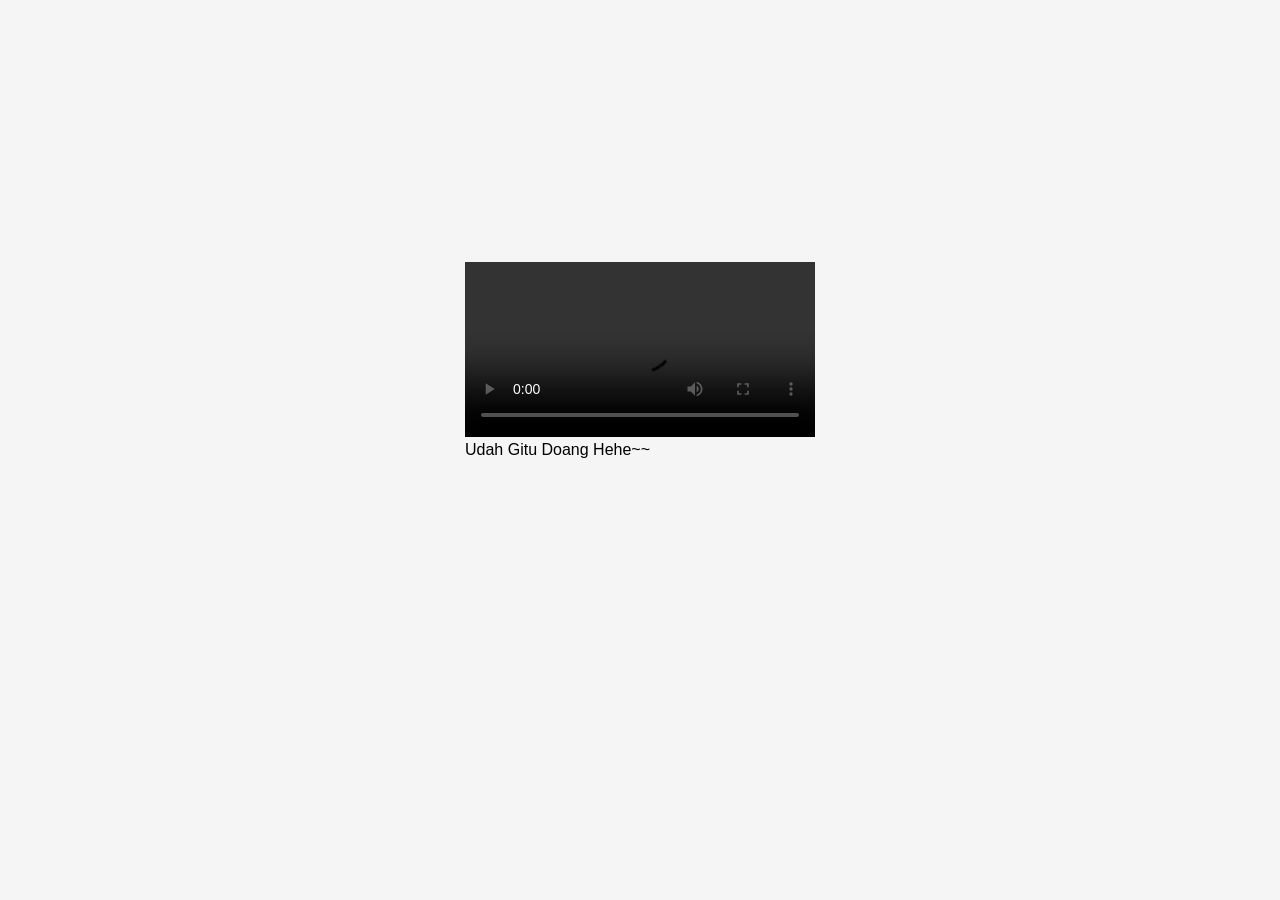
<file: dashboard.html>
<!DOCTYPE html>
<html lang="en">
<head>
  <meta charset="UTF-8">
  <meta name="viewport" content="width=device-width, initial-scale=1.0">
  <meta http-equiv="X-UA-Compatible" content="ie=edge">
  <link rel="stylesheet" href="style.css">
  <script src="main.js"></script>
  <title>Beranda || WWW.MALAS.COM</title>
</head>
<body class="bg2">
  <div class="bg2">
    <div>
      <articel class="articel">
        <video width="350" controls>
          <source src="kurukuru.mp4" type="video/mp4">
        </video>
              <p class="p">Udah Gitu Doang Hehe~~</p>
      </articel>
    </div>
  </div>
</body>
</html>
</file>
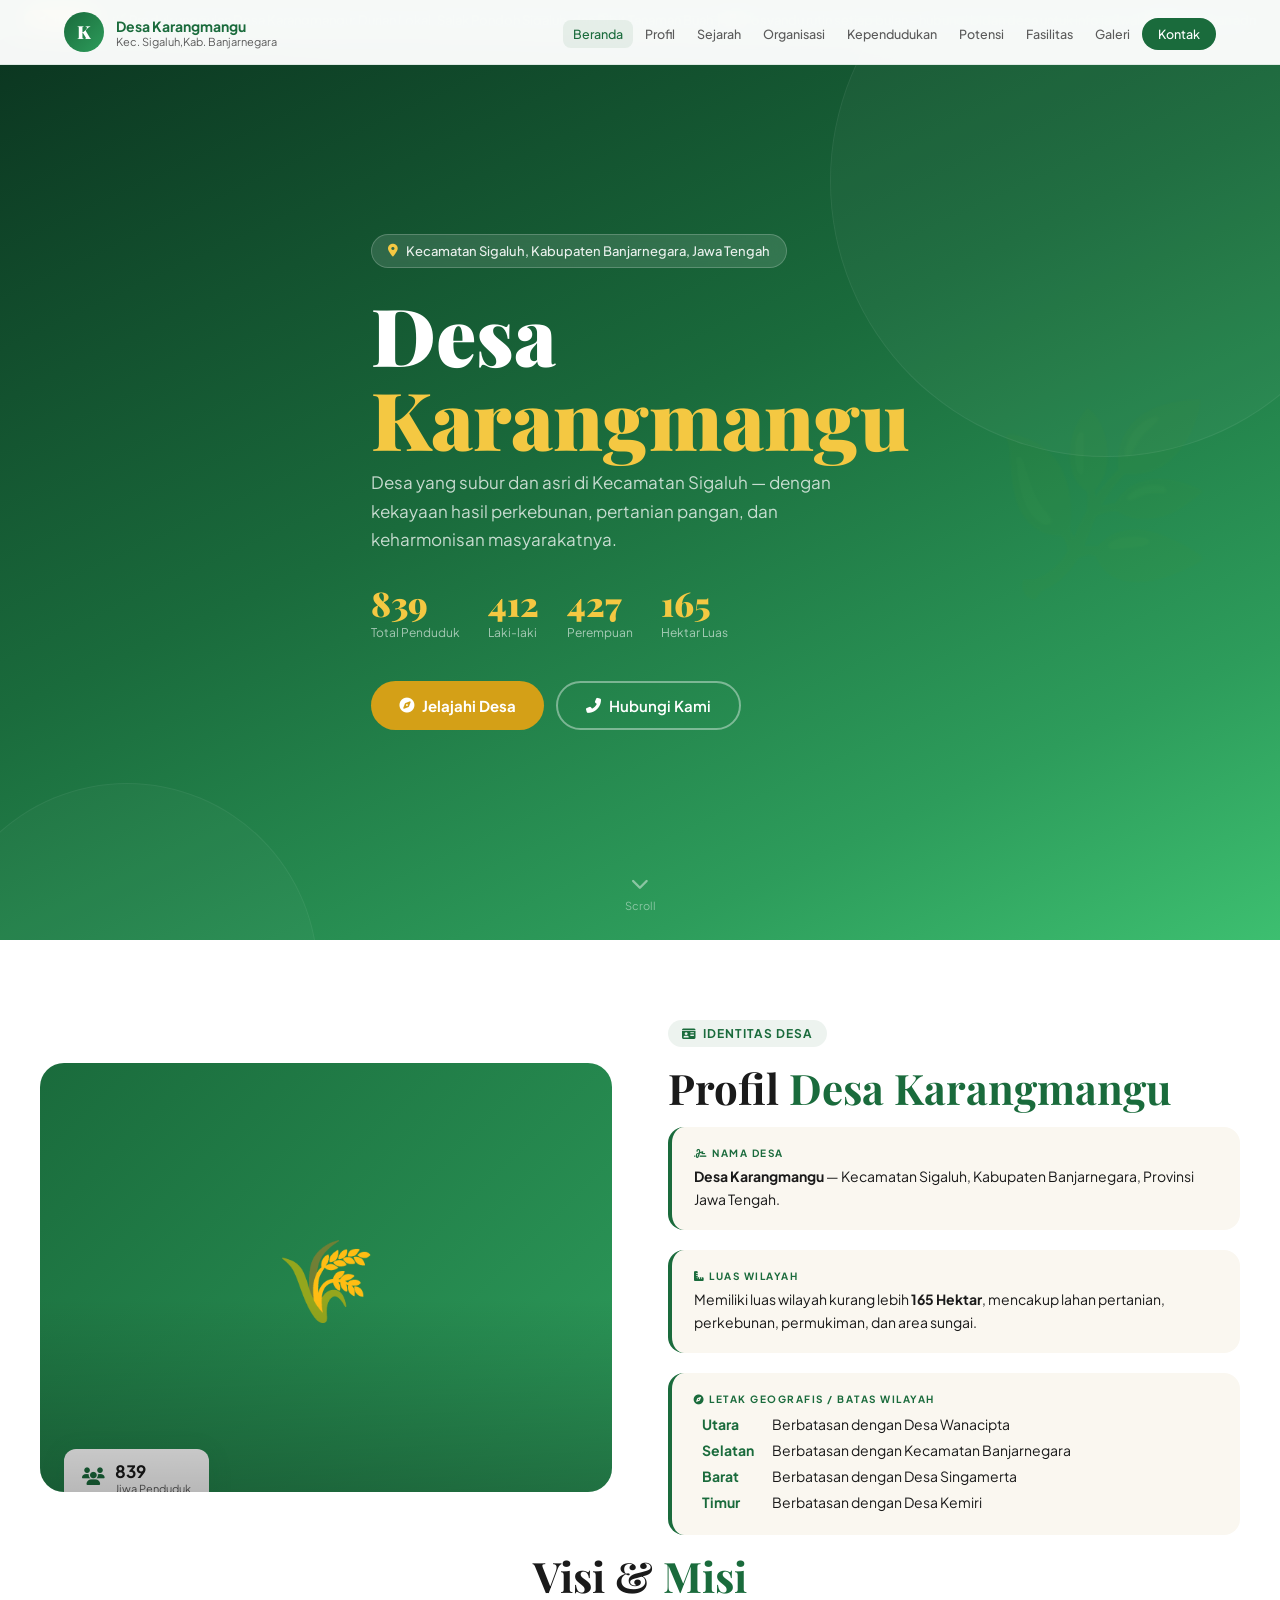
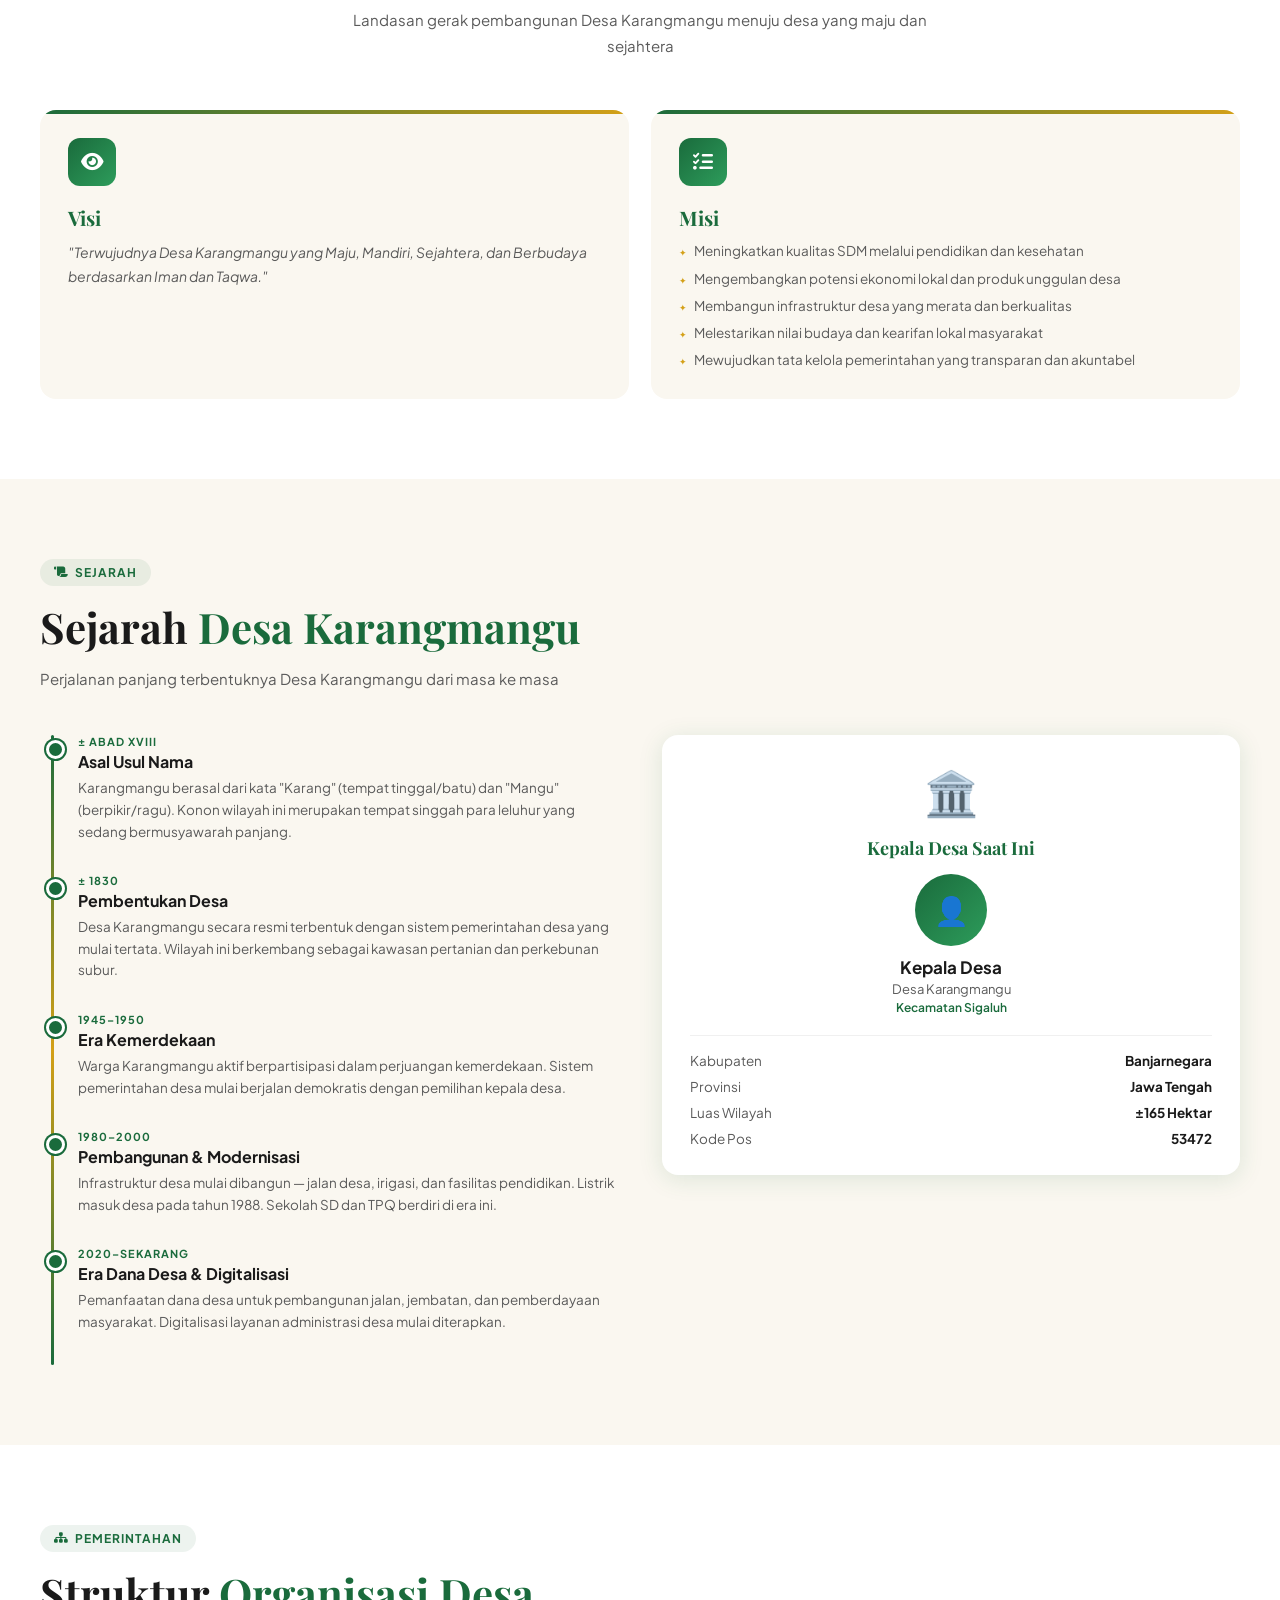
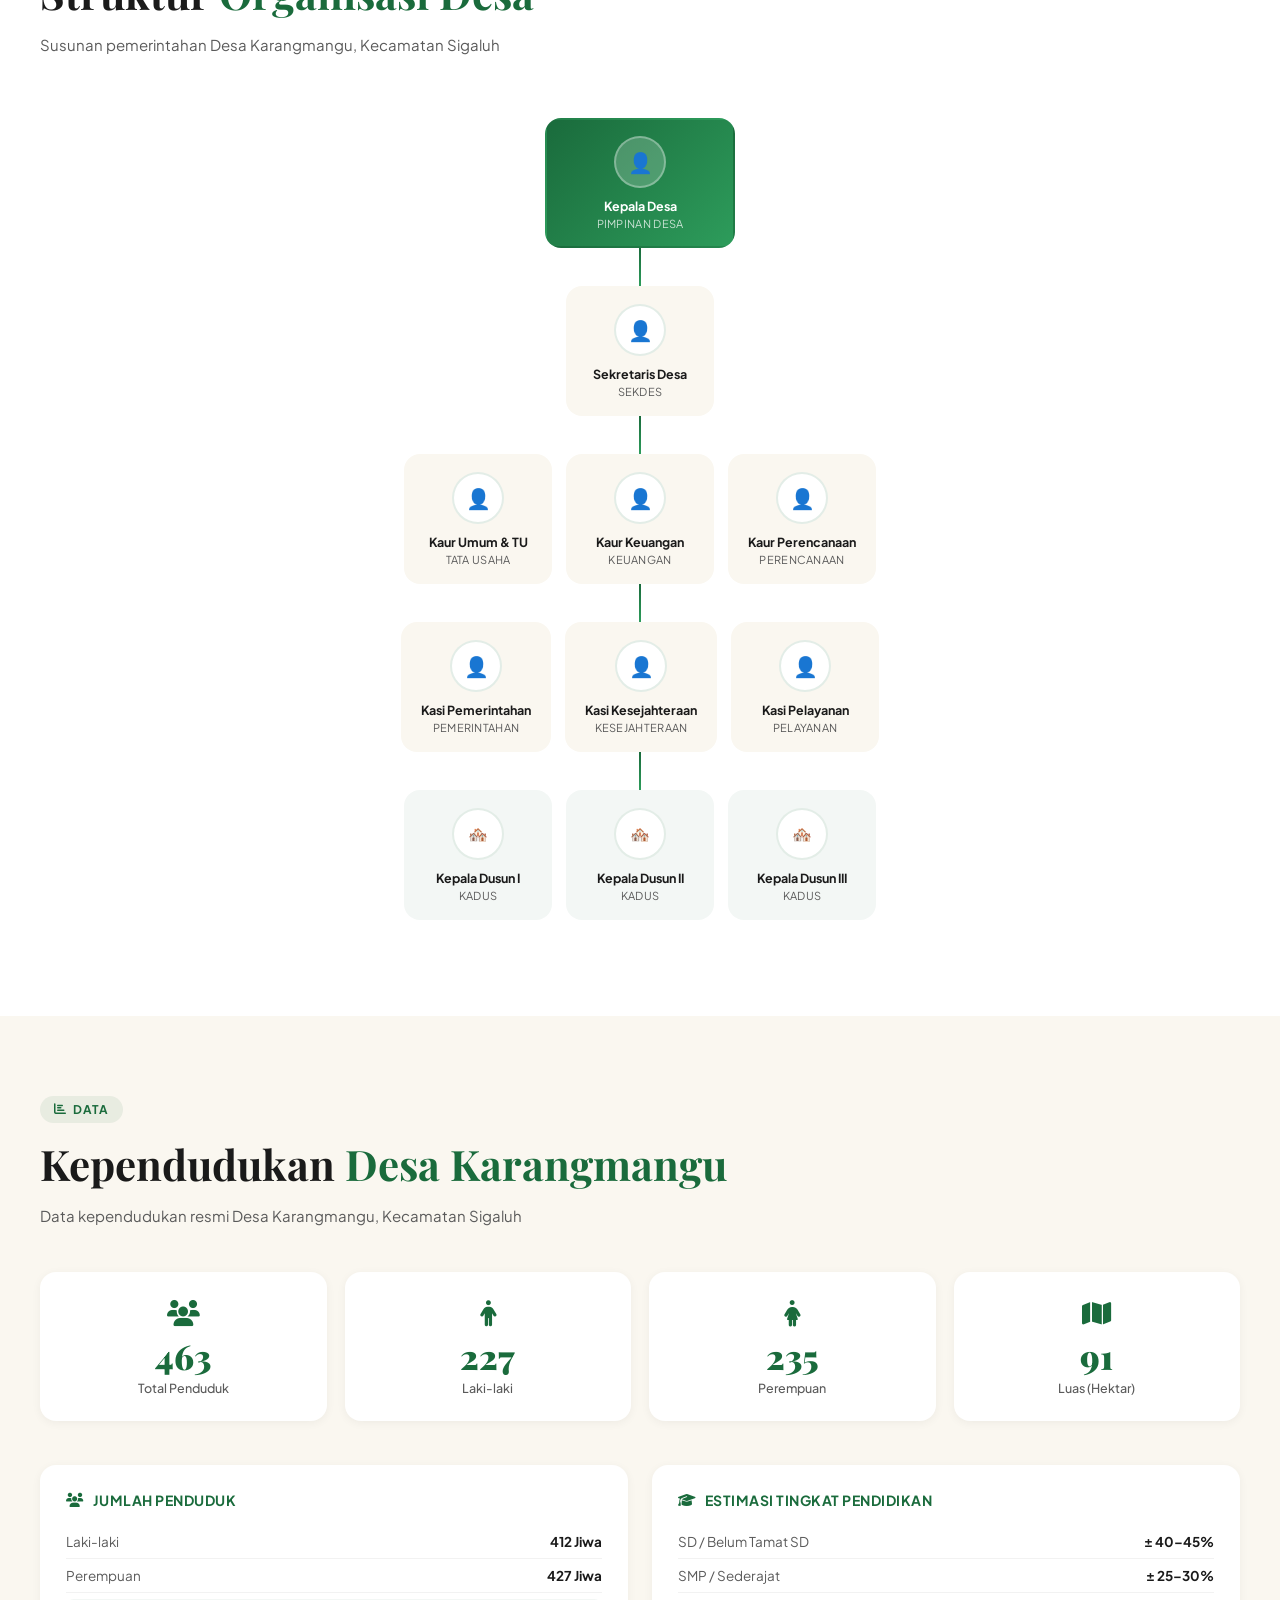
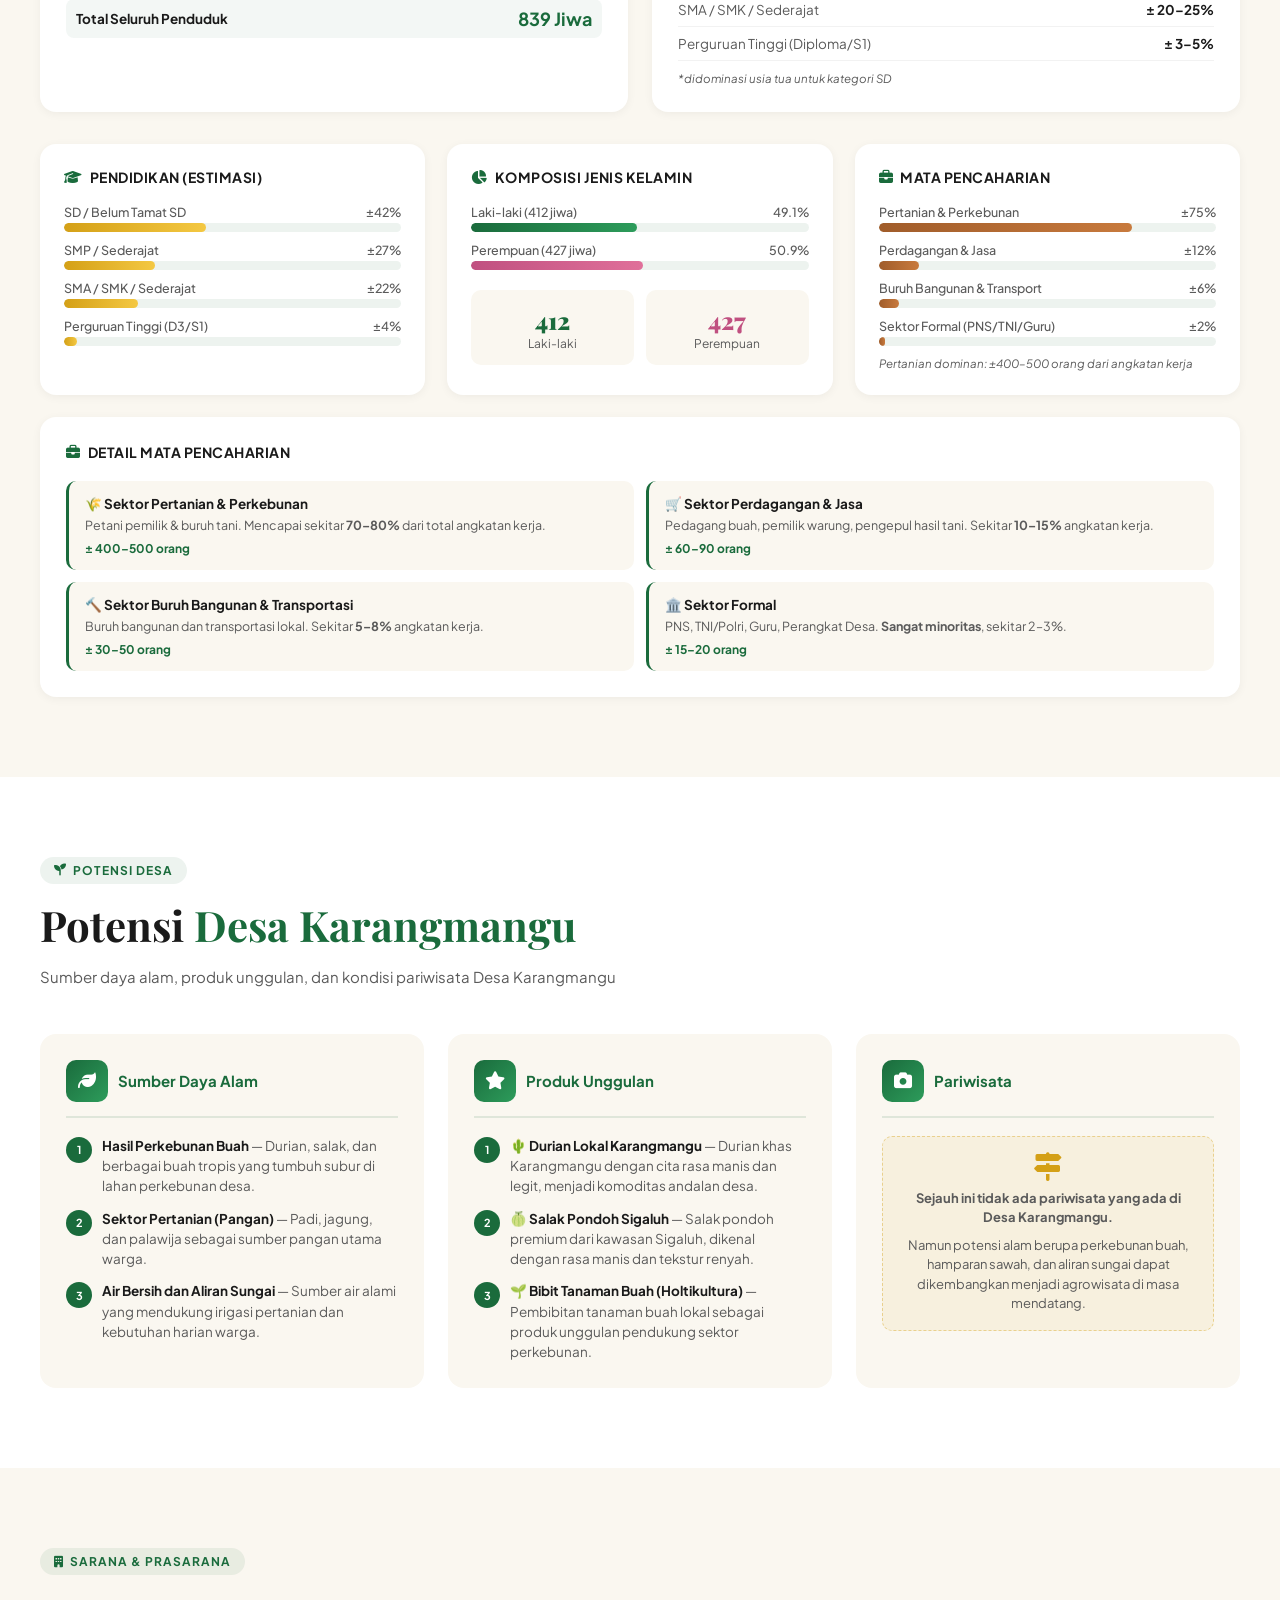
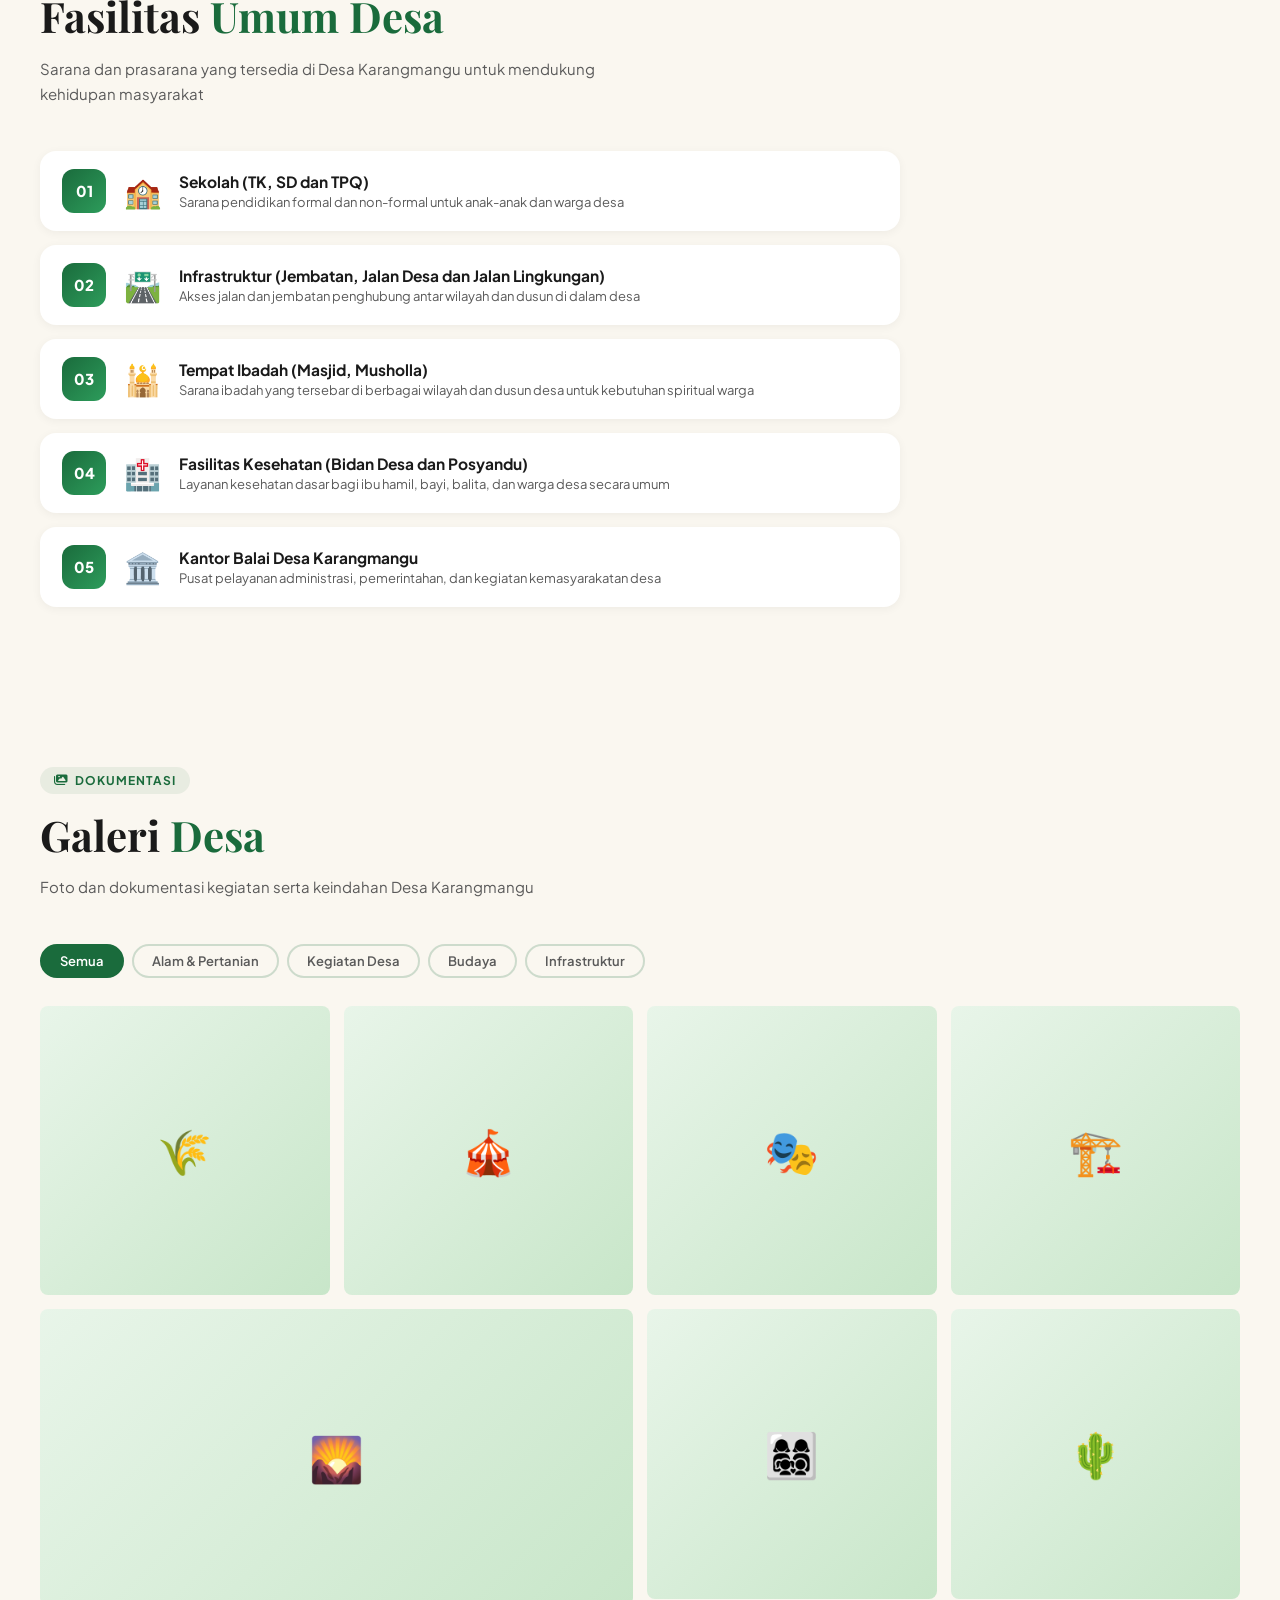
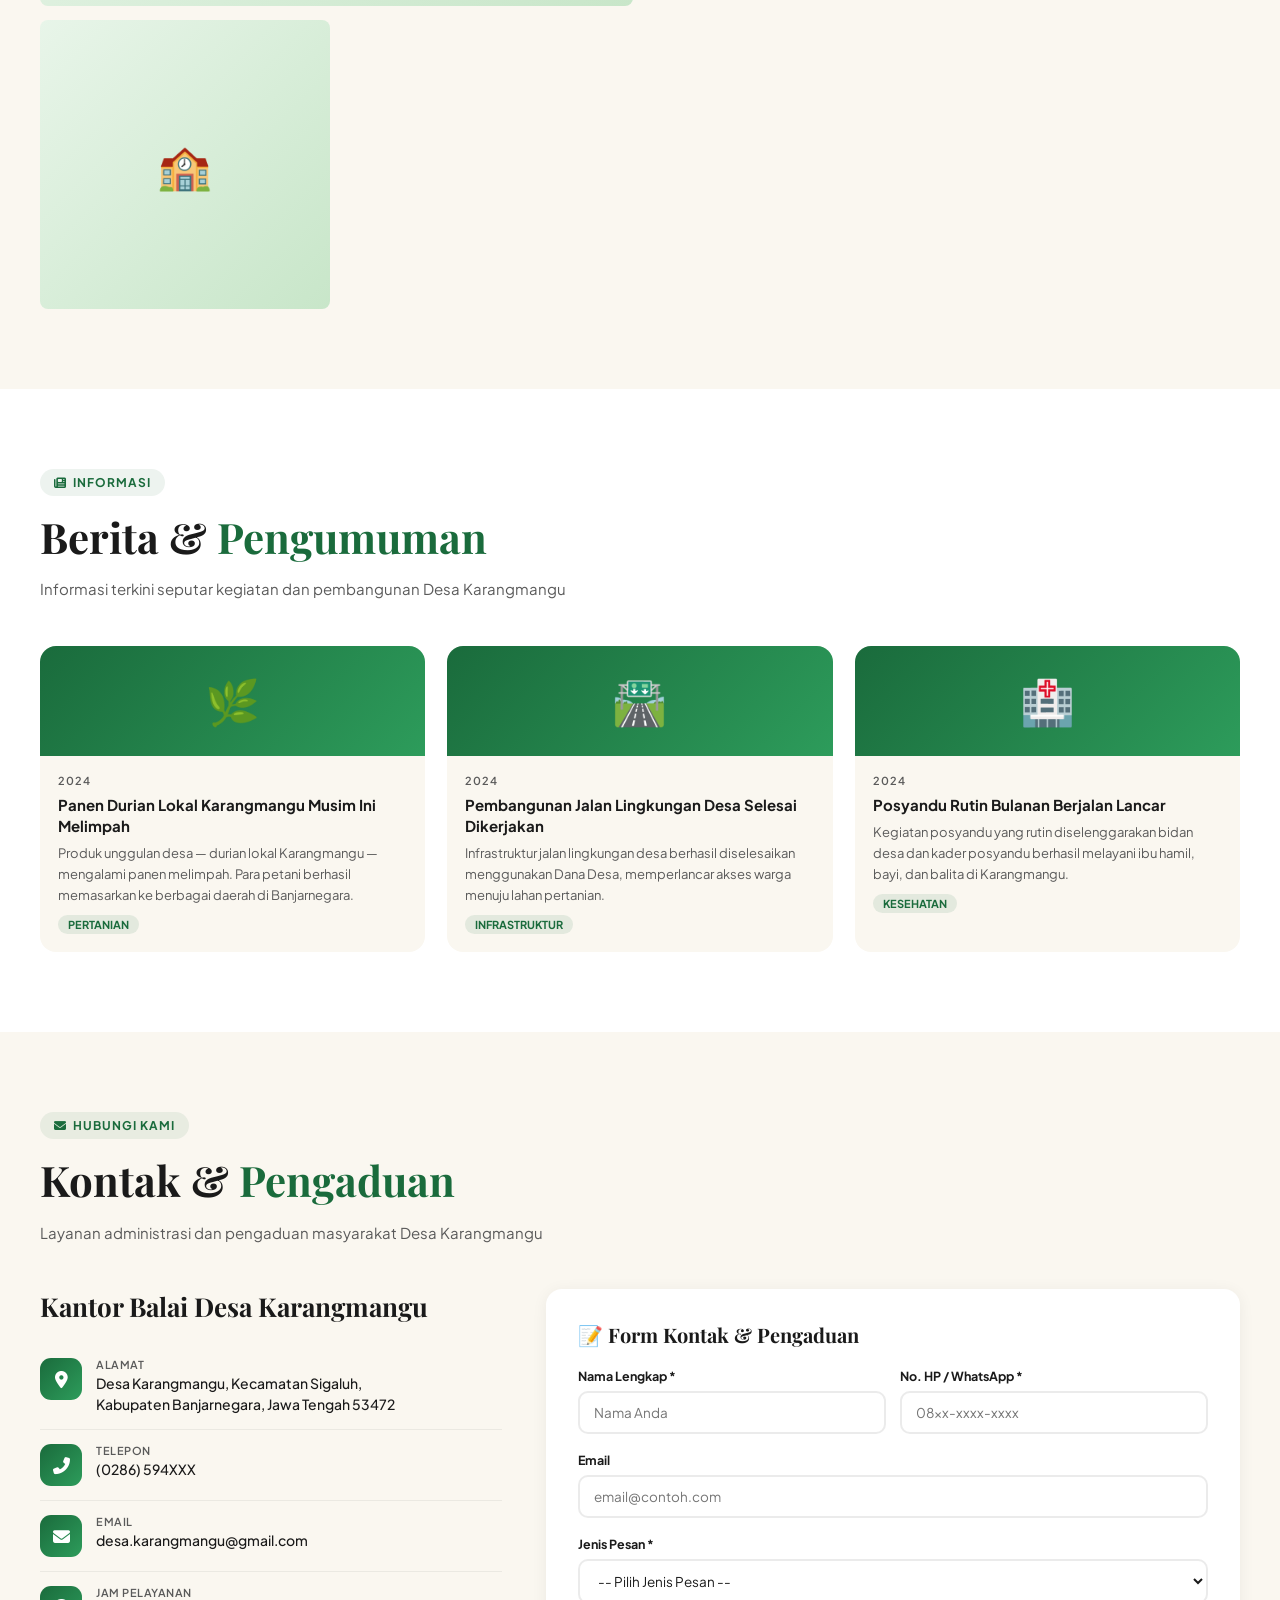
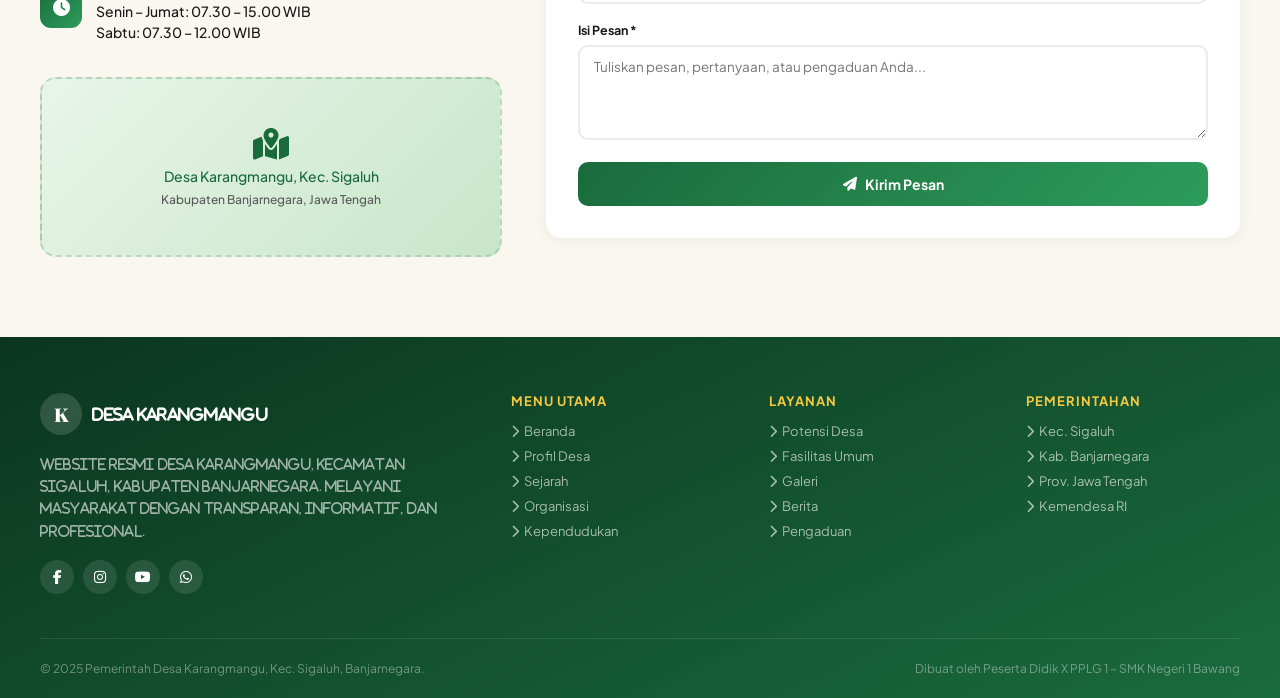
<file: desa.html>
<!DOCTYPE html>
<html lang="id">
<head>
<meta charset="UTF-8">
<meta name="viewport" content="width=device-width, initial-scale=1.0">
<title>Desa Karangmangu – Kecamatan Sigaluh,Kabupaten Banjarnegara</title>
<link href="https://fonts.googleapis.com/css2?family=Playfair+Display:wght@400;700;900&family=Plus+Jakarta+Sans:wght@300;400;500;600;700&display=swap" rel="stylesheet">
<link rel="stylesheet" href="https://cdnjs.cloudflare.com/ajax/libs/font-awesome/6.5.0/css/all.min.css">
<style>
:root{
  --h:#1a6b3c;--hm:#2d9c5b;--ht:#4ade80;
  --e:#d4a017;--em:#f4c842;
  --w:#fff;--k:#faf7f0;--ab:#f1f0eb;
  --t:#1a1a1a;--ts:#5a5a5a;
  --sh:0 4px 24px rgba(26,107,60,0.13);
  --r:16px;--rs:8px;
}
*{margin:0;padding:0;box-sizing:border-box}
html{scroll-behavior:smooth}
body{font-family:'Plus Jakarta Sans',sans-serif;background:var(--k);color:var(--t);overflow-x:hidden}

/* NAV */
nav{position:fixed;top:0;left:0;right:0;z-index:1000;background:rgba(255,255,255,0.96);backdrop-filter:blur(14px);border-bottom:1px solid rgba(26,107,60,0.1);transition:all .3s}
nav.scrolled{box-shadow:0 2px 20px rgba(0,0,0,0.1)}
.ni{max-width:1200px;margin:0 auto;padding:0 24px;display:flex;align-items:center;justify-content:space-between;height:64px}
.nlogo{display:flex;align-items:center;gap:12px;text-decoration:none}
.nlogo .lc{width:40px;height:40px;background:linear-gradient(135deg,var(--h),var(--hm));border-radius:50%;display:flex;align-items:center;justify-content:center;color:#fff;font-size:18px;font-weight:900;font-family:'Playfair Display',serif;flex-shrink:0}
.nlogo .lt .na{font-weight:700;font-size:14px;color:var(--h)}
.nlogo .lt .kc{font-size:11px;color:var(--ts)}
.nlinks{display:flex;gap:2px;list-style:none}
.nlinks a{text-decoration:none;font-size:12.5px;font-weight:500;color:var(--ts);padding:6px 10px;border-radius:8px;transition:all .2s}
.nlinks a:hover,.nlinks a.active{background:rgba(26,107,60,0.08);color:var(--h)}
.ncta{background:var(--h);color:#fff!important;padding:8px 16px!important;border-radius:20px!important}
.ncta:hover{background:var(--hm)!important}
.ham{display:none;flex-direction:column;gap:5px;cursor:pointer;padding:8px;border:none;background:none}
.ham span{width:24px;height:2px;background:var(--t);border-radius:2px;transition:all .3s;display:block}
.ham.open span:nth-child(1){transform:translateY(7px) rotate(45deg)}
.ham.open span:nth-child(2){opacity:0}
.ham.open span:nth-child(3){transform:translateY(-7px) rotate(-45deg)}
.mmenu{display:none;position:fixed;top:64px;left:0;right:0;background:#fff;padding:12px;border-bottom:1px solid rgba(0,0,0,0.07);z-index:999;box-shadow:0 4px 20px rgba(0,0,0,0.1)}
.mmenu.open{display:block}
.mmenu a{display:block;padding:11px 16px;text-decoration:none;color:var(--t);font-weight:500;font-size:14px;border-radius:8px;transition:background .2s}
.mmenu a:hover{background:var(--ab);color:var(--h)}

/* TICKER */
.ticker-bar{background:var(--h);color:#fff;padding:10px 24px;display:flex;align-items:center;gap:14px;font-size:13px;overflow:hidden}
.tb-label{background:var(--e);color:#fff;padding:3px 12px;border-radius:20px;font-size:11px;font-weight:700;text-transform:uppercase;letter-spacing:1px;white-space:nowrap}
.ticker-wrap{flex:1;overflow:hidden}
.ticker-inner{white-space:nowrap;animation:tick 25s linear infinite;display:inline-block}
@keyframes tick{0%{transform:translateX(100%)}100%{transform:translateX(-100%)}}

/* HERO */
#beranda{min-height:100vh;background:linear-gradient(155deg,#0b3520 0%,#1a6b3c 45%,#2d9c5b 80%,#3dbf70 100%);display:flex;align-items:center;position:relative;overflow:hidden;padding-top:64px}
.hbg{position:absolute;inset:0;pointer-events:none}
.hbg::before{content:'';position:absolute;top:-15%;right:-8%;width:550px;height:550px;border-radius:50%;background:rgba(255,255,255,0.03);border:1px solid rgba(255,255,255,0.06)}
.hbg::after{content:'';position:absolute;bottom:-25%;left:-5%;width:380px;height:380px;border-radius:50%;background:rgba(255,255,255,0.025);border:1px solid rgba(255,255,255,0.05)}
.hleaf{position:absolute;opacity:0.05;font-size:180px;color:#fff;right:5%;top:50%;transform:translateY(-50%);pointer-events:none;animation:fl 7s ease-in-out infinite}
@keyframes fl{0%,100%{transform:translateY(-50%) rotate(-4deg)}50%{transform:translateY(-55%) rotate(4deg)}}
.hero-in{max-width:1200px;margin:0 auto;padding:80px 24px;position:relative;z-index:2}
.hbadge{display:inline-flex;align-items:center;gap:8px;background:rgba(255,255,255,0.12);border:1px solid rgba(255,255,255,0.2);border-radius:30px;padding:8px 16px;color:rgba(255,255,255,0.9);font-size:13px;font-weight:500;margin-bottom:24px;backdrop-filter:blur(8px)}
.hbadge i{color:var(--em)}
.htitle{font-family:'Playfair Display',serif;font-size:clamp(42px,7vw,80px);font-weight:900;color:#fff;line-height:1.05;margin-bottom:8px}
.htitle .acc{color:var(--em)}
.hsub{font-size:clamp(14px,2vw,17px);color:rgba(255,255,255,0.75);margin-bottom:32px;max-width:500px;line-height:1.7}
.hstats{display:flex;gap:28px;margin-bottom:40px;flex-wrap:wrap}
.hstat .num{font-family:'Playfair Display',serif;font-size:34px;font-weight:900;color:var(--em);line-height:1;display:block}
.hstat .lbl{font-size:12px;color:rgba(255,255,255,0.6)}
.hacts{display:flex;gap:12px;flex-wrap:wrap}
.bp{background:var(--e);color:#fff;padding:13px 28px;border-radius:30px;font-weight:700;font-size:15px;text-decoration:none;border:none;cursor:pointer;transition:all .3s;display:inline-flex;align-items:center;gap:8px;font-family:'Plus Jakarta Sans',sans-serif}
.bp:hover{background:var(--em);transform:translateY(-2px);box-shadow:0 8px 24px rgba(212,160,23,0.4)}
.bo{background:transparent;color:#fff;padding:13px 28px;border-radius:30px;font-weight:600;font-size:15px;text-decoration:none;border:2px solid rgba(255,255,255,0.4);cursor:pointer;transition:all .3s;display:inline-flex;align-items:center;gap:8px;font-family:'Plus Jakarta Sans',sans-serif}
.bo:hover{background:rgba(255,255,255,0.1);border-color:rgba(255,255,255,0.7);transform:translateY(-2px)}
.scrl{position:absolute;bottom:28px;left:50%;transform:translateX(-50%);display:flex;flex-direction:column;align-items:center;gap:6px;color:rgba(255,255,255,0.45);font-size:11px;animation:bn 2s ease-in-out infinite}
.scrl i{font-size:18px}
@keyframes bn{0%,100%{transform:translateX(-50%) translateY(0)}50%{transform:translateX(-50%) translateY(-7px)}}

/* SECTIONS */
section{padding:80px 24px}
.con{max-width:1200px;margin:0 auto}
.stag{display:inline-flex;align-items:center;gap:6px;background:rgba(26,107,60,0.08);color:var(--h);font-size:12px;font-weight:700;padding:6px 14px;border-radius:20px;margin-bottom:16px;text-transform:uppercase;letter-spacing:1px}
.stitle{font-family:'Playfair Display',serif;font-size:clamp(26px,4vw,42px);font-weight:700;color:var(--t);line-height:1.2;margin-bottom:14px}
.stitle .g{color:var(--h)}
.sdesc{font-size:15px;color:var(--ts);line-height:1.7;max-width:600px;margin-bottom:44px}

/* IDENTITAS */
#profil{background:#fff}
.pgrid{display:grid;grid-template-columns:1fr 1fr;gap:56px;align-items:center}
.pimg{position:relative}
.pimgm{width:100%;aspect-ratio:4/3;background:linear-gradient(135deg,var(--h),var(--hm));border-radius:24px;display:flex;align-items:center;justify-content:center;color:#fff;font-size:80px;position:relative;overflow:hidden}
.pimgm::after{content:'';position:absolute;bottom:0;left:0;right:0;height:45%;background:linear-gradient(to top,rgba(0,0,0,0.28),transparent)}
.pbadge{position:absolute;bottom:-14px;left:24px;background:#fff;border-radius:12px;padding:11px 18px;box-shadow:var(--sh);display:flex;align-items:center;gap:10px}
.pbadge i{color:var(--h);font-size:18px}
.pbadge .pv{font-weight:700;font-size:17px;color:var(--t)}
.pbadge .pl{font-size:11px;color:var(--ts)}
.pinfo{display:flex;flex-direction:column;gap:20px}
.pcard{background:var(--k);border-radius:var(--r);padding:20px 22px;border-left:4px solid var(--h);transition:transform .2s}
.pcard:hover{transform:translateX(4px)}
.pcard h4{font-size:10px;font-weight:700;text-transform:uppercase;letter-spacing:1.5px;color:var(--h);margin-bottom:6px}
.pcard p{font-size:14px;color:var(--t);line-height:1.6}

/* BATAS WILAYAH TABLE */
.batas-table{width:100%;border-collapse:collapse;font-size:14px;margin-top:6px}
.batas-table td{padding:4px 8px}
.batas-table td:first-child{font-weight:700;color:var(--h);width:70px}
.batas-table td:last-child{color:var(--t)}

/* VISI MISI */
.vmgrid{display:grid;grid-template-columns:1fr 1fr;gap:22px;margin-top:52px}
.vmcard{background:var(--k);border-radius:var(--r);padding:28px;position:relative;overflow:hidden;transition:transform .3s,box-shadow .3s}
.vmcard:hover{transform:translateY(-4px);box-shadow:var(--sh)}
.vmcard::before{content:'';position:absolute;top:0;left:0;right:0;height:4px;background:linear-gradient(90deg,var(--h),var(--e))}
.vmcard .ico{width:48px;height:48px;background:linear-gradient(135deg,var(--h),var(--hm));border-radius:12px;display:flex;align-items:center;justify-content:center;color:#fff;font-size:20px;margin-bottom:18px}
.vmcard h3{font-family:'Playfair Display',serif;font-size:20px;font-weight:700;margin-bottom:10px;color:var(--h)}
.vmcard p{font-size:14px;color:var(--ts);line-height:1.7;font-style:italic}
.vmcard ul{list-style:none;display:flex;flex-direction:column;gap:7px;margin-top:6px}
.vmcard ul li{font-size:13.5px;color:var(--ts);display:flex;align-items:flex-start;gap:7px;line-height:1.5}
.vmcard ul li::before{content:'✦';color:var(--e);font-size:9px;margin-top:5px;flex-shrink:0}

/* KEPENDUDUKAN */
#statistik{background:var(--k)}
.stop{display:grid;grid-template-columns:repeat(4,1fr);gap:18px;margin-bottom:44px}
.sbig{background:#fff;border-radius:var(--r);padding:24px;text-align:center;transition:all .3s;position:relative;overflow:hidden;box-shadow:0 2px 10px rgba(0,0,0,0.05)}
.sbig::after{content:'';position:absolute;bottom:0;left:0;right:0;height:3px;background:linear-gradient(90deg,var(--h),var(--e));transform:scaleX(0);transition:transform .3s}
.sbig:hover{transform:translateY(-4px);box-shadow:var(--sh)}
.sbig:hover::after{transform:scaleX(1)}
.sbig .ico{font-size:26px;margin-bottom:10px;color:var(--h)}
.sbig .val{font-family:'Playfair Display',serif;font-size:34px;font-weight:900;color:var(--h);line-height:1;display:block;margin-bottom:3px}
.sbig .lab{font-size:12.5px;color:var(--ts);font-weight:500}

/* KEPENDUDUKAN DETAIL */
.kpd-grid{display:grid;grid-template-columns:1fr 1fr;gap:24px;margin-bottom:32px}
.kpd-card{background:#fff;border-radius:var(--r);padding:26px;box-shadow:0 2px 10px rgba(0,0,0,0.05)}
.kpd-card h3{font-size:14px;font-weight:700;color:var(--h);margin-bottom:16px;display:flex;align-items:center;gap:8px;text-transform:uppercase;letter-spacing:.5px}
.kpd-row{display:flex;justify-content:space-between;align-items:center;padding:8px 0;border-bottom:1px solid rgba(0,0,0,0.05);font-size:13.5px}
.kpd-row:last-child{border-bottom:none}
.kpd-row .kl{color:var(--ts)}
.kpd-row .kv{font-weight:700;color:var(--t)}

.cgrid{display:grid;grid-template-columns:1fr 1fr 1fr;gap:22px}
.ccard{background:#fff;border-radius:var(--r);padding:24px;box-shadow:0 2px 10px rgba(0,0,0,0.05)}
.ccard h3{font-size:14px;font-weight:700;margin-bottom:18px;color:var(--t);display:flex;align-items:center;gap:7px;text-transform:uppercase;letter-spacing:.5px}
.ccard h3 i{color:var(--h)}
.bch{display:flex;flex-direction:column;gap:10px}
.bi{display:flex;flex-direction:column;gap:3px}
.bl{display:flex;justify-content:space-between;font-size:12.5px;font-weight:500;color:var(--ts)}
.bt{height:9px;background:rgba(26,107,60,0.08);border-radius:5px;overflow:hidden}
.bf{height:100%;border-radius:5px;background:linear-gradient(90deg,var(--h),var(--hm));transition:width 1.5s ease;width:0}
.bf.e{background:linear-gradient(90deg,var(--e),var(--em))}
.bf.b{background:linear-gradient(90deg,#a05c2a,#c87a3d)}
.cnote{font-size:11.5px;color:var(--ts);margin-top:10px;font-style:italic}

/* MATA PENCAHARIAN full width */
.mp-card{background:#fff;border-radius:var(--r);padding:26px;box-shadow:0 2px 10px rgba(0,0,0,0.05);margin-top:22px}
.mp-card h3{font-size:14px;font-weight:700;margin-bottom:20px;color:var(--t);display:flex;align-items:center;gap:7px;text-transform:uppercase;letter-spacing:.5px}
.mp-card h3 i{color:var(--h)}
.mp-grid{display:grid;grid-template-columns:repeat(2,1fr);gap:12px}
.mp-item{background:var(--k);border-radius:10px;padding:14px 16px;border-left:3px solid var(--h)}
.mp-item .mt{font-weight:700;font-size:13.5px;color:var(--t);margin-bottom:4px}
.mp-item .md{font-size:12.5px;color:var(--ts);line-height:1.5}
.mp-item .mp{font-size:12px;color:var(--h);font-weight:700;margin-top:6px}

/* POTENSI DESA */
#umkm{background:#fff}
.pot-grid{display:grid;grid-template-columns:1fr 1fr 1fr;gap:24px}
.pot-col{background:var(--k);border-radius:var(--r);padding:26px}
.pot-col .pc-head{display:flex;align-items:center;gap:10px;margin-bottom:18px;padding-bottom:14px;border-bottom:2px solid rgba(26,107,60,0.12)}
.pot-col .pc-ico{width:42px;height:42px;background:linear-gradient(135deg,var(--h),var(--hm));border-radius:10px;display:flex;align-items:center;justify-content:center;color:#fff;font-size:18px;flex-shrink:0}
.pot-col .pc-title{font-weight:700;font-size:15px;color:var(--h)}
.pot-item{display:flex;align-items:flex-start;gap:10px;margin-bottom:12px}
.pot-item:last-child{margin-bottom:0}
.pot-num{width:26px;height:26px;background:var(--h);color:#fff;border-radius:50%;display:flex;align-items:center;justify-content:center;font-size:11px;font-weight:700;flex-shrink:0;margin-top:1px}
.pot-text{font-size:13.5px;color:var(--ts);line-height:1.5}
.pot-text strong{color:var(--t)}
.pariwisata-note{background:rgba(212,160,23,0.08);border:1px dashed rgba(212,160,23,0.4);border-radius:10px;padding:16px;text-align:center;margin-top:8px}
.pariwisata-note i{font-size:28px;color:var(--e);margin-bottom:8px;display:block}
.pariwisata-note p{font-size:13px;color:var(--ts);line-height:1.5}

/* FASILITAS UMUM */
#fasilitas{background:var(--k)}
.fas-list{display:flex;flex-direction:column;gap:14px;max-width:860px}
.fas-item{display:flex;align-items:center;gap:18px;background:#fff;border-radius:var(--r);padding:18px 22px;box-shadow:0 2px 10px rgba(0,0,0,0.05);transition:all .3s;cursor:default}
.fas-item:hover{transform:translateX(8px);box-shadow:var(--sh);border-left:4px solid var(--h)}
.fas-num{width:44px;height:44px;background:linear-gradient(135deg,var(--h),var(--hm));border-radius:12px;display:flex;align-items:center;justify-content:center;color:#fff;font-size:15px;font-weight:800;flex-shrink:0}
.fas-emo{font-size:30px;flex-shrink:0}
.fas-body .ft{font-weight:700;font-size:15.5px;color:var(--t)}
.fas-body .fd{font-size:13px;color:var(--ts);margin-top:3px}

/* STRUKTUR */
#struktur{background:#fff}
.otree{display:flex;flex-direction:column;align-items:center;gap:0;padding:16px 0}
.olevel{display:flex;justify-content:center;gap:14px;position:relative;flex-wrap:wrap}
.olevel+.olevel{margin-top:38px}
.olevel+.olevel::before{content:'';position:absolute;top:-38px;left:50%;width:2px;height:38px;background:linear-gradient(to bottom,var(--h),var(--hm));transform:translateX(-50%)}
.ocard{background:var(--k);border-radius:var(--r);padding:16px 18px;text-align:center;border:2px solid transparent;transition:all .3s;min-width:148px;max-width:170px}
.ocard:hover{border-color:var(--hm);transform:translateY(-4px);box-shadow:0 8px 24px rgba(26,107,60,0.14)}
.ocard.kpd{background:linear-gradient(135deg,var(--h),var(--hm));min-width:190px}
.ocard.kpd .on,.ocard.kpd .ot{color:#fff}
.ocard.kpd .ot{color:rgba(255,255,255,0.75)}
.oav{width:52px;height:52px;border-radius:50%;background:#fff;margin:0 auto 10px;display:flex;align-items:center;justify-content:center;font-size:20px;color:var(--h);border:2px solid rgba(26,107,60,0.12)}
.ocard.kpd .oav{background:rgba(255,255,255,0.2);color:#fff;border-color:rgba(255,255,255,0.3)}
.on{font-weight:700;font-size:12.5px;color:var(--t);margin-bottom:3px}
.ot{font-size:11px;color:var(--ts);text-transform:uppercase;letter-spacing:.3px}

/* GALERI */
#galeri{background:var(--k)}
.gfil{display:flex;gap:8px;margin-bottom:28px;flex-wrap:wrap}
.fbtn{padding:7px 18px;border-radius:30px;border:2px solid rgba(26,107,60,0.2);background:transparent;color:var(--ts);font-size:13px;font-weight:600;cursor:pointer;transition:all .2s;font-family:'Plus Jakarta Sans',sans-serif}
.fbtn.active,.fbtn:hover{background:var(--h);color:#fff;border-color:var(--h)}
.ggrid{display:grid;grid-template-columns:repeat(4,1fr);gap:14px}
.gi{border-radius:var(--rs);overflow:hidden;position:relative;cursor:pointer;transition:transform .3s;aspect-ratio:1;background:linear-gradient(135deg,#e8f5e9,#c8e6c9);display:flex;align-items:center;justify-content:center;font-size:44px}
.gi:nth-child(5){grid-column:span 2;aspect-ratio:2}
.gi:hover{transform:scale(0.97)}
.gi:hover .gover{opacity:1}
.gi:hover .gcap{opacity:1}
.gover{position:absolute;inset:0;background:rgba(26,107,60,0.68);display:flex;align-items:center;justify-content:center;opacity:0;transition:opacity .3s;color:#fff;font-size:28px}
.gcap{position:absolute;bottom:0;left:0;right:0;background:linear-gradient(to top,rgba(0,0,0,0.6),transparent);padding:20px 10px 10px;color:#fff;font-size:11.5px;font-weight:600;opacity:0;transition:opacity .3s}

/* BERITA */
#pengumuman{background:#fff}
.bgrid{display:grid;grid-template-columns:repeat(3,1fr);gap:22px}
.bcard{background:var(--k);border-radius:var(--r);overflow:hidden;transition:all .3s}
.bcard:hover{transform:translateY(-4px);box-shadow:var(--sh)}
.bhead{height:110px;display:flex;align-items:center;justify-content:center;font-size:44px;background:linear-gradient(135deg,var(--h),var(--hm))}
.bbody{padding:18px}
.bdate{font-size:11px;color:var(--ts);font-weight:600;text-transform:uppercase;letter-spacing:1px;margin-bottom:7px}
.bbody h3{font-size:15px;font-weight:700;margin-bottom:7px;color:var(--t);line-height:1.4}
.bbody p{font-size:13px;color:var(--ts);line-height:1.6}
.btag{display:inline-block;background:rgba(26,107,60,0.1);color:var(--h);font-size:11px;font-weight:700;padding:3px 10px;border-radius:20px;margin-top:10px;text-transform:uppercase}

/* KONTAK */
#kontak{background:var(--k)}
.kgrid{display:grid;grid-template-columns:1fr 1.5fr;gap:44px;align-items:start}
.kinfo h3{font-family:'Playfair Display',serif;font-size:26px;font-weight:700;margin-bottom:20px;color:var(--t)}
.kitem{display:flex;gap:14px;padding:14px 0;border-bottom:1px solid rgba(0,0,0,0.06);align-items:flex-start}
.kitem:last-child{border-bottom:none}
.kico{width:42px;height:42px;background:linear-gradient(135deg,var(--h),var(--hm));border-radius:11px;display:flex;align-items:center;justify-content:center;color:#fff;font-size:17px;flex-shrink:0}
.kitem .klb{font-size:11px;color:var(--ts);margin-bottom:2px;text-transform:uppercase;letter-spacing:.5px;font-weight:600}
.kitem .kvl{font-size:14px;color:var(--t);font-weight:500;line-height:1.5}
.mapbox{width:100%;height:180px;background:linear-gradient(135deg,#e8f5e9,#c8e6c9);border-radius:var(--r);margin-top:20px;display:flex;align-items:center;justify-content:center;flex-direction:column;gap:7px;color:var(--h);font-size:14px;font-weight:500;border:2px dashed rgba(26,107,60,0.2)}
.mapbox i{font-size:32px}
.fcard{background:#fff;border-radius:var(--r);padding:32px;box-shadow:0 2px 16px rgba(0,0,0,0.06)}
.fcard h3{font-family:'Playfair Display',serif;font-size:20px;font-weight:700;margin-bottom:20px;color:var(--t)}
.fg{margin-bottom:18px}
.fg label{display:block;font-size:12.5px;font-weight:700;color:var(--t);margin-bottom:7px}
.fg input,.fg select,.fg textarea{width:100%;padding:11px 14px;border:2px solid rgba(0,0,0,0.08);border-radius:10px;font-size:13.5px;font-family:'Plus Jakarta Sans',sans-serif;color:var(--t);background:#fff;transition:border-color .2s;outline:none}
.fg input:focus,.fg select:focus,.fg textarea:focus{border-color:var(--h);box-shadow:0 0 0 3px rgba(26,107,60,0.08)}
.fg textarea{resize:vertical;min-height:95px}
.frow{display:grid;grid-template-columns:1fr 1fr;gap:14px}
.bsub{width:100%;background:linear-gradient(135deg,var(--h),var(--hm));color:#fff;border:none;padding:13px;border-radius:10px;font-size:14px;font-weight:700;cursor:pointer;font-family:'Plus Jakarta Sans',sans-serif;transition:all .3s;display:flex;align-items:center;justify-content:center;gap:8px}
.bsub:hover{transform:translateY(-2px);box-shadow:0 8px 24px rgba(26,107,60,0.3)}
.smsg{display:none;background:rgba(26,107,60,0.07);border:2px solid var(--h);border-radius:10px;padding:14px;color:var(--h);font-weight:600;font-size:13.5px;text-align:center;margin-top:14px}
.smsg.show{display:block}

/* FOOTER */
footer{background:linear-gradient(155deg,#0b3520,#1a6b3c);color:#fff;padding:56px 24px 22px}
.fg2{max-width:1200px;margin:0 auto;display:grid;grid-template-columns:2fr 1fr 1fr 1fr;gap:44px;margin-bottom:44px}
.fab .flogo{display:flex;align-items:center;gap:10px;margin-bottom:18px}
.fab .flogo .fc{width:42px;height:42px;background:rgba(255,255,255,0.14);border-radius:50%;display:flex;align-items:center;justify-content:center;font-family:'Playfair Display',serif;font-size:19px;font-weight:900}
.fab .flogo .fn{font-weight:700;font-size:15px}
.fab p{font-size:13px;color:rgba(255,255,255,0.6);line-height:1.7;margin-bottom:18px}
.socials{display:flex;gap:9px}
.socials a{width:34px;height:34px;background:rgba(255,255,255,0.1);border-radius:50%;display:flex;align-items:center;justify-content:center;color:#fff;font-size:14px;text-decoration:none;transition:background .2s}
.socials a:hover{background:rgba(255,255,255,0.24)}
.fcol h4{font-weight:700;font-size:13px;margin-bottom:14px;color:var(--em);text-transform:uppercase;letter-spacing:1px}
.fcol ul{list-style:none}
.fcol ul li{margin-bottom:9px}
.fcol ul li a{color:rgba(255,255,255,0.62);text-decoration:none;font-size:13px;transition:color .2s;display:flex;align-items:center;gap:5px}
.fcol ul li a:hover{color:#fff}
.fbot{max-width:1200px;margin:0 auto;padding-top:22px;border-top:1px solid rgba(255,255,255,0.1);display:flex;justify-content:space-between;align-items:center;font-size:12px;color:rgba(255,255,255,0.4);flex-wrap:wrap;gap:7px}

/* BACK TOP */
.bkt{position:fixed;bottom:22px;right:22px;width:42px;height:42px;background:var(--h);color:#fff;border-radius:50%;display:flex;align-items:center;justify-content:center;font-size:17px;cursor:pointer;text-decoration:none;box-shadow:0 4px 16px rgba(26,107,60,0.4);transition:all .3s;opacity:0;pointer-events:none;z-index:999}
.bkt.vis{opacity:1;pointer-events:all}
.bkt:hover{transform:translateY(-4px);background:var(--hm)}

/* SEJARAH */
#sejarah{background:var(--k)}
.stl{position:relative;padding-left:38px;max-width:780px}
.stl::before{content:'';position:absolute;left:11px;top:0;bottom:0;width:3px;background:linear-gradient(to bottom,var(--h),var(--e),var(--h));border-radius:2px}
.tli{position:relative;margin-bottom:32px;opacity:0;transform:translateX(-18px);transition:all .5s}
.tli.vis{opacity:1;transform:translateX(0)}
.tli::before{content:'';position:absolute;left:-32px;top:5px;width:13px;height:13px;border-radius:50%;background:var(--h);border:3px solid #fff;box-shadow:0 0 0 2px var(--h)}
.tly{font-size:11px;font-weight:700;color:var(--h);text-transform:uppercase;letter-spacing:1px;margin-bottom:3px}
.tli h4{font-size:16px;font-weight:700;margin-bottom:5px;color:var(--t)}
.tli p{font-size:13.5px;color:var(--ts);line-height:1.6}

/* RESPONSIVE */
@media(max-width:1000px){
  .pgrid{grid-template-columns:1fr;gap:30px}
  .vmgrid{grid-template-columns:1fr}
  .stop{grid-template-columns:1fr 1fr}
  .kpd-grid{grid-template-columns:1fr}
  .cgrid{grid-template-columns:1fr}
  .mp-grid{grid-template-columns:1fr}
  .pot-grid{grid-template-columns:1fr}
  .ggrid{grid-template-columns:repeat(2,1fr)}
  .gi:nth-child(5){grid-column:span 1;aspect-ratio:1}
  .kgrid{grid-template-columns:1fr}
  .fg2{grid-template-columns:1fr 1fr;gap:28px}
  .nlinks{display:none}
  .ham{display:flex}
  .bgrid{grid-template-columns:1fr 1fr}
}
@media(max-width:600px){
  section{padding:56px 16px}
  .stop{grid-template-columns:1fr 1fr}
  .ggrid{grid-template-columns:1fr 1fr}
  .fg2{grid-template-columns:1fr}
  .frow{grid-template-columns:1fr}
  .fbot{flex-direction:column;text-align:center}
  .olevel{gap:8px}
  .ocard{min-width:120px;max-width:140px;padding:12px 8px}
  .bgrid{grid-template-columns:1fr}
  .hstats{gap:18px}
}
</style>
</head>
<body>

<!-- TICKER -->
<div class="ticker-bar">
  <span class="tb-label">📢 Info</span>
  <div class="ticker-wrap">
    <span class="ticker-inner">
      🌿 Produk unggulan Desa Karangmangu: Durian Lokal, Salak Pondoh Sigaluh, dan Bibit Tanaman Buah &nbsp;|&nbsp;
      🏥 Posyandu rutin setiap bulan – hubungi bidan desa untuk info jadwal &nbsp;|&nbsp;
      📋 Pelayanan administrasi: Senin–Jumat 07.30–15.00 WIB &nbsp;|&nbsp;
      🌾 Sektor pertanian menjadi mata pencaharian utama ±70–80% warga Karangmangu &nbsp;|&nbsp;
      🏫 Fasilitas pendidikan: TK, SD, dan TPQ tersedia di desa
    </span>
  </div>
</div>

<!-- NAVBAR -->
<nav id="nb">
  <div class="ni">
    <a href="#beranda" class="nlogo">
      <div class="lc">K</div>
      <div class="lt">
        <div class="na">Desa Karangmangu</div>
        <div class="kc">Kec. Sigaluh,Kab. Banjarnegara</div>
      </div>
    </a>
    <ul class="nlinks">
      <li><a href="#beranda" class="active">Beranda</a></li>
      <li><a href="#profil">Profil</a></li>
      <li><a href="#sejarah">Sejarah</a></li>
      <li><a href="#struktur">Organisasi</a></li>
      <li><a href="#statistik">Kependudukan</a></li>
      <li><a href="#umkm">Potensi</a></li>
      <li><a href="#fasilitas">Fasilitas</a></li>
      <li><a href="#galeri">Galeri</a></li>
      <li><a href="#kontak" class="ncta">Kontak</a></li>
    </ul>
    <button class="ham" id="hamBtn" onclick="togMenu()" aria-label="Menu">
      <span></span><span></span><span></span>
    </button>
  </div>
</nav>
<div class="mmenu" id="mMenu">
  <a href="#beranda" onclick="closeM()">🏠 Beranda</a>
  <a href="#profil" onclick="closeM()">🏡 Profil & Identitas Desa</a>
  <a href="#sejarah" onclick="closeM()">📜 Sejarah Desa</a>
  <a href="#struktur" onclick="closeM()">👥 Struktur Organisasi</a>
  <a href="#statistik" onclick="closeM()">📊 Kependudukan</a>
  <a href="#umkm" onclick="closeM()">🌿 Potensi Desa</a>
  <a href="#fasilitas" onclick="closeM()">🏛️ Fasilitas Umum</a>
  <a href="#galeri" onclick="closeM()">🖼️ Galeri</a>
  <a href="#pengumuman" onclick="closeM()">📰 Berita</a>
  <a href="#kontak" onclick="closeM()">📞 Kontak</a>
</div>

<!-- HERO -->
<section id="beranda">
  <div class="hbg"></div>
  <div class="hleaf">🌿</div>
  <div class="hero-in">
    <div class="hbadge"><i class="fas fa-map-marker-alt"></i> Kecamatan Sigaluh, Kabupaten Banjarnegara, Jawa Tengah</div>
    <h1 class="htitle">Desa<br><span class="acc">Karangmangu</span></h1>
    <p class="hsub">Desa yang subur dan asri di Kecamatan Sigaluh — dengan kekayaan hasil perkebunan, pertanian pangan, dan keharmonisan masyarakatnya.</p>
    <div class="hstats">
      <div class="hstat"><span class="num" data-target="839">0</span><span class="lbl">Total Penduduk</span></div>
      <div class="hstat"><span class="num" data-target="412">0</span><span class="lbl">Laki-laki</span></div>
      <div class="hstat"><span class="num" data-target="427">0</span><span class="lbl">Perempuan</span></div>
      <div class="hstat"><span class="num" data-target="165">0</span><span class="lbl">Hektar Luas</span></div>
    </div>
    <div class="hacts">
      <a href="#profil" class="bp"><i class="fas fa-compass"></i> Jelajahi Desa</a>
      <a href="#kontak" class="bo"><i class="fas fa-phone-alt"></i> Hubungi Kami</a>
    </div>
  </div>
  <div class="scrl"><i class="fas fa-chevron-down"></i> Scroll</div>
</section>

<!-- PROFIL / IDENTITAS DESA -->
<section id="profil">
  <div class="con">
    <div class="pgrid">
      <div class="pimg">
        <div class="pimgm">🌾
          <div class="pbadge">
            <i class="fas fa-users"></i>
            <div><div class="pv">839</div><div class="pl">Jiwa Penduduk</div></div>
          </div>
        </div>
      </div>
      <div>
        <div class="stag"><i class="fas fa-id-card"></i> Identitas Desa</div>
        <h2 class="stitle">Profil <span class="g">Desa Karangmangu</span></h2>
        <div class="pinfo">
          <div class="pcard">
            <h4><i class="fas fa-signature"></i> Nama Desa</h4>
            <p><strong>Desa Karangmangu</strong> — Kecamatan Sigaluh, Kabupaten Banjarnegara, Provinsi Jawa Tengah.</p>
          </div>
          <div class="pcard">
            <h4><i class="fas fa-ruler-combined"></i> Luas Wilayah</h4>
            <p>Memiliki luas wilayah kurang lebih <strong>165 Hektar</strong>, mencakup lahan pertanian, perkebunan, permukiman, dan area sungai.</p>
          </div>
          <div class="pcard">
            <h4><i class="fas fa-compass"></i> Letak Geografis / Batas Wilayah</h4>
            <table class="batas-table">
              <tr><td>Utara</td><td>Berbatasan dengan Desa Wanacipta</td></tr>
              <tr><td>Selatan</td><td>Berbatasan dengan Kecamatan Banjarnegara</td></tr>
              <tr><td>Barat</td><td>Berbatasan dengan Desa Singamerta</td></tr>
              <tr><td>Timur</td><td>Berbatasan dengan Desa Kemiri</td></tr>
            </table>
          </div>
        </div>
      </div>
    </div>

    <!-- VISI MISI -->
    <div style="margin-top:16px">
      <h2 class="stitle" style="text-align:center;margin-bottom:6px">Visi & <span class="g">Misi</span></h2>
      <p class="sdesc" style="text-align:center;margin:0 auto 0">Landasan gerak pembangunan Desa Karangmangu menuju desa yang maju dan sejahtera</p>
    </div>
    <div class="vmgrid">
      <div class="vmcard">
        <div class="ico"><i class="fas fa-eye"></i></div>
        <h3>Visi</h3>
        <p>"Terwujudnya Desa Karangmangu yang Maju, Mandiri, Sejahtera, dan Berbudaya berdasarkan Iman dan Taqwa."</p>
      </div>
      <div class="vmcard">
        <div class="ico"><i class="fas fa-tasks"></i></div>
        <h3>Misi</h3>
        <ul>
          <li>Meningkatkan kualitas SDM melalui pendidikan dan kesehatan</li>
          <li>Mengembangkan potensi ekonomi lokal dan produk unggulan desa</li>
          <li>Membangun infrastruktur desa yang merata dan berkualitas</li>
          <li>Melestarikan nilai budaya dan kearifan lokal masyarakat</li>
          <li>Mewujudkan tata kelola pemerintahan yang transparan dan akuntabel</li>
        </ul>
      </div>
    </div>
  </div>
</section>

<!-- SEJARAH -->
<section id="sejarah">
  <div class="con">
    <div class="stag"><i class="fas fa-scroll"></i> Sejarah</div>
    <h2 class="stitle">Sejarah <span class="g">Desa Karangmangu</span></h2>
    <p class="sdesc">Perjalanan panjang terbentuknya Desa Karangmangu dari masa ke masa</p>
    <div style="display:grid;grid-template-columns:1fr 1fr;gap:44px;align-items:start">
      <div class="stl">
        <div class="tli"><div class="tly">± Abad XVIII</div><h4>Asal Usul Nama</h4><p>Karangmangu berasal dari kata "Karang" (tempat tinggal/batu) dan "Mangu" (berpikir/ragu). Konon wilayah ini merupakan tempat singgah para leluhur yang sedang bermusyawarah panjang.</p></div>
        <div class="tli"><div class="tly">± 1830</div><h4>Pembentukan Desa</h4><p>Desa Karangmangu secara resmi terbentuk dengan sistem pemerintahan desa yang mulai tertata. Wilayah ini berkembang sebagai kawasan pertanian dan perkebunan subur.</p></div>
        <div class="tli"><div class="tly">1945–1950</div><h4>Era Kemerdekaan</h4><p>Warga Karangmangu aktif berpartisipasi dalam perjuangan kemerdekaan. Sistem pemerintahan desa mulai berjalan demokratis dengan pemilihan kepala desa.</p></div>
        <div class="tli"><div class="tly">1980–2000</div><h4>Pembangunan & Modernisasi</h4><p>Infrastruktur desa mulai dibangun — jalan desa, irigasi, dan fasilitas pendidikan. Listrik masuk desa pada tahun 1988. Sekolah SD dan TPQ berdiri di era ini.</p></div>
        <div class="tli"><div class="tly">2020–Sekarang</div><h4>Era Dana Desa & Digitalisasi</h4><p>Pemanfaatan dana desa untuk pembangunan jalan, jembatan, dan pemberdayaan masyarakat. Digitalisasi layanan administrasi desa mulai diterapkan.</p></div>
      </div>
      <div>
        <div style="background:#fff;border-radius:var(--r);padding:28px;box-shadow:var(--sh)">
          <div style="font-size:44px;text-align:center;margin-bottom:16px">🏛️</div>
          <h3 style="font-family:'Playfair Display',serif;font-size:18px;text-align:center;margin-bottom:14px;color:var(--h)">Kepala Desa Saat Ini</h3>
          <div style="text-align:center;margin-bottom:20px">
            <div style="width:72px;height:72px;background:linear-gradient(135deg,var(--h),var(--hm));border-radius:50%;margin:0 auto 10px;display:flex;align-items:center;justify-content:center;color:#fff;font-size:28px">👤</div>
            <div style="font-weight:700;font-size:17px;margin-bottom:3px">Kepala Desa</div>
            <div style="font-size:13px;color:var(--ts)">Desa Karangmangu</div>
            <div style="font-size:12px;color:var(--h);margin-top:3px;font-weight:600">Kecamatan Sigaluh</div>
          </div>
          <div style="border-top:1px solid rgba(0,0,0,0.06);padding-top:16px;display:flex;flex-direction:column;gap:9px">
            <div style="display:flex;justify-content:space-between;font-size:13.5px"><span style="color:var(--ts)">Kabupaten</span><span style="font-weight:700">Banjarnegara</span></div>
            <div style="display:flex;justify-content:space-between;font-size:13.5px"><span style="color:var(--ts)">Provinsi</span><span style="font-weight:700">Jawa Tengah</span></div>
            <div style="display:flex;justify-content:space-between;font-size:13.5px"><span style="color:var(--ts)">Luas Wilayah</span><span style="font-weight:700">±165 Hektar</span></div>
            <div style="display:flex;justify-content:space-between;font-size:13.5px"><span style="color:var(--ts)">Kode Pos</span><span style="font-weight:700">53472</span></div>
          </div>
        </div>
      </div>
    </div>
  </div>
</section>

<!-- STRUKTUR ORGANISASI -->
<section id="struktur">
  <div class="con">
    <div class="stag"><i class="fas fa-sitemap"></i> Pemerintahan</div>
    <h2 class="stitle">Struktur <span class="g">Organisasi Desa</span></h2>
    <p class="sdesc">Susunan pemerintahan Desa Karangmangu, Kecamatan Sigaluh</p>
    <div class="otree">
      <div class="olevel">
        <div class="ocard kpd"><div class="oav">👤</div><div class="on">Kepala Desa</div><div class="ot">Pimpinan Desa</div></div>
      </div>
      <div class="olevel">
        <div class="ocard"><div class="oav">👤</div><div class="on">Sekretaris Desa</div><div class="ot">Sekdes</div></div>
      </div>
      <div class="olevel">
        <div class="ocard"><div class="oav">👤</div><div class="on">Kaur Umum & TU</div><div class="ot">Tata Usaha</div></div>
        <div class="ocard"><div class="oav">👤</div><div class="on">Kaur Keuangan</div><div class="ot">Keuangan</div></div>
        <div class="ocard"><div class="oav">👤</div><div class="on">Kaur Perencanaan</div><div class="ot">Perencanaan</div></div>
      </div>
      <div class="olevel">
        <div class="ocard"><div class="oav">👤</div><div class="on">Kasi Pemerintahan</div><div class="ot">Pemerintahan</div></div>
        <div class="ocard"><div class="oav">👤</div><div class="on">Kasi Kesejahteraan</div><div class="ot">Kesejahteraan</div></div>
        <div class="ocard"><div class="oav">👤</div><div class="on">Kasi Pelayanan</div><div class="ot">Pelayanan</div></div>
      </div>
      <div class="olevel">
        <div class="ocard" style="background:rgba(26,107,60,0.05)"><div class="oav" style="font-size:16px">🏘️</div><div class="on">Kepala Dusun I</div><div class="ot">Kadus</div></div>
        <div class="ocard" style="background:rgba(26,107,60,0.05)"><div class="oav" style="font-size:16px">🏘️</div><div class="on">Kepala Dusun II</div><div class="ot">Kadus</div></div>
        <div class="ocard" style="background:rgba(26,107,60,0.05)"><div class="oav" style="font-size:16px">🏘️</div><div class="on">Kepala Dusun III</div><div class="ot">Kadus</div></div>
      </div>
    </div>
  </div>
</section>

<!-- KEPENDUDUKAN -->
<section id="statistik">
  <div class="con">
    <div class="stag"><i class="fas fa-chart-bar"></i> Data</div>
    <h2 class="stitle">Kependudukan <span class="g">Desa Karangmangu</span></h2>
    <p class="sdesc">Data kependudukan resmi Desa Karangmangu, Kecamatan Sigaluh</p>

    <!-- 4 angka utama -->
    <div class="stop">
      <div class="sbig"><div class="ico"><i class="fas fa-users"></i></div><span class="val counter" data-target="839">0</span><span class="lab">Total Penduduk</span></div>
      <div class="sbig"><div class="ico"><i class="fas fa-male"></i></div><span class="val counter" data-target="412">0</span><span class="lab">Laki-laki</span></div>
      <div class="sbig"><div class="ico"><i class="fas fa-female"></i></div><span class="val counter" data-target="427">0</span><span class="lab">Perempuan</span></div>
      <div class="sbig"><div class="ico"><i class="fas fa-map"></i></div><span class="val counter" data-target="165">0</span><span class="lab">Luas (Hektar)</span></div>
    </div>

    <!-- Detail jumlah penduduk + pendidikan -->
    <div class="kpd-grid">
      <div class="kpd-card">
        <h3><i class="fas fa-users"></i> Jumlah Penduduk</h3>
        <div class="kpd-row"><span class="kl">Laki-laki</span><span class="kv">412 Jiwa</span></div>
        <div class="kpd-row"><span class="kl">Perempuan</span><span class="kv">427 Jiwa</span></div>
        <div class="kpd-row" style="background:rgba(26,107,60,0.05);border-radius:8px;padding:8px 10px;border:none;margin-top:6px">
          <span class="kl" style="font-weight:700;color:var(--t)">Total Seluruh Penduduk</span>
          <span class="kv" style="font-size:18px;color:var(--h)">839 Jiwa</span>
        </div>
      </div>
      <div class="kpd-card">
        <h3><i class="fas fa-graduation-cap"></i> Estimasi Tingkat Pendidikan</h3>
        <div class="kpd-row"><span class="kl">SD / Belum Tamat SD</span><span class="kv">± 40–45%</span></div>
        <div class="kpd-row"><span class="kl">SMP / Sederajat</span><span class="kv">± 25–30%</span></div>
        <div class="kpd-row"><span class="kl">SMA / SMK / Sederajat</span><span class="kv">± 20–25%</span></div>
        <div class="kpd-row"><span class="kl">Perguruan Tinggi (Diploma/S1)</span><span class="kv">± 3–5%</span></div>
        <p style="font-size:11.5px;color:var(--ts);margin-top:10px;font-style:italic">*didominasi usia tua untuk kategori SD</p>
      </div>
    </div>

    <!-- Chart bar pendidikan + usia -->
    <div class="cgrid">
      <div class="ccard">
        <h3><i class="fas fa-graduation-cap"></i> Pendidikan (Estimasi)</h3>
        <div class="bch">
          <div class="bi"><div class="bl"><span>SD / Belum Tamat SD</span><span>±42%</span></div><div class="bt"><div class="bf e" data-w="42"></div></div></div>
          <div class="bi"><div class="bl"><span>SMP / Sederajat</span><span>±27%</span></div><div class="bt"><div class="bf e" data-w="27"></div></div></div>
          <div class="bi"><div class="bl"><span>SMA / SMK / Sederajat</span><span>±22%</span></div><div class="bt"><div class="bf e" data-w="22"></div></div></div>
          <div class="bi"><div class="bl"><span>Perguruan Tinggi (D3/S1)</span><span>±4%</span></div><div class="bt"><div class="bf e" data-w="4"></div></div></div>
        </div>
      </div>
      <div class="ccard">
        <h3><i class="fas fa-chart-pie"></i> Komposisi Jenis Kelamin</h3>
        <div class="bch">
          <div class="bi"><div class="bl"><span>Laki-laki (412 jiwa)</span><span>49.1%</span></div><div class="bt"><div class="bf" data-w="49"></div></div></div>
          <div class="bi"><div class="bl"><span>Perempuan (427 jiwa)</span><span>50.9%</span></div><div class="bt"><div class="bf" data-w="51" style="background:linear-gradient(90deg,#c05080,#e0709a)"></div></div></div>
        </div>
        <div style="margin-top:20px;display:grid;grid-template-columns:1fr 1fr;gap:12px">
          <div style="background:var(--k);border-radius:10px;padding:14px;text-align:center">
            <div style="font-size:24px;font-weight:900;color:var(--h);font-family:'Playfair Display',serif">412</div>
            <div style="font-size:12px;color:var(--ts)">Laki-laki</div>
          </div>
          <div style="background:var(--k);border-radius:10px;padding:14px;text-align:center">
            <div style="font-size:24px;font-weight:900;color:#c05080;font-family:'Playfair Display',serif">427</div>
            <div style="font-size:12px;color:var(--ts)">Perempuan</div>
          </div>
        </div>
      </div>
      <div class="ccard">
        <h3><i class="fas fa-briefcase"></i> Mata Pencaharian</h3>
        <div class="bch">
          <div class="bi"><div class="bl"><span>Pertanian & Perkebunan</span><span>±75%</span></div><div class="bt"><div class="bf b" data-w="75"></div></div></div>
          <div class="bi"><div class="bl"><span>Perdagangan & Jasa</span><span>±12%</span></div><div class="bt"><div class="bf b" data-w="12"></div></div></div>
          <div class="bi"><div class="bl"><span>Buruh Bangunan & Transport</span><span>±6%</span></div><div class="bt"><div class="bf b" data-w="6"></div></div></div>
          <div class="bi"><div class="bl"><span>Sektor Formal (PNS/TNI/Guru)</span><span>±2%</span></div><div class="bt"><div class="bf b" data-w="2"></div></div></div>
        </div>
        <p class="cnote">Pertanian dominan: ±400–500 orang dari angkatan kerja</p>
      </div>
    </div>

    <!-- Mata Pencaharian detail -->
    <div class="mp-card">
      <h3><i class="fas fa-briefcase"></i> Detail Mata Pencaharian</h3>
      <div class="mp-grid">
        <div class="mp-item">
          <div class="mt">🌾 Sektor Pertanian & Perkebunan</div>
          <div class="md">Petani pemilik & buruh tani. Mencapai sekitar <strong>70–80%</strong> dari total angkatan kerja.</div>
          <div class="mp">± 400–500 orang</div>
        </div>
        <div class="mp-item">
          <div class="mt">🛒 Sektor Perdagangan & Jasa</div>
          <div class="md">Pedagang buah, pemilik warung, pengepul hasil tani. Sekitar <strong>10–15%</strong> angkatan kerja.</div>
          <div class="mp">± 60–90 orang</div>
        </div>
        <div class="mp-item">
          <div class="mt">🔨 Sektor Buruh Bangunan & Transportasi</div>
          <div class="md">Buruh bangunan dan transportasi lokal. Sekitar <strong>5–8%</strong> angkatan kerja.</div>
          <div class="mp">± 30–50 orang</div>
        </div>
        <div class="mp-item">
          <div class="mt">🏛️ Sektor Formal</div>
          <div class="md">PNS, TNI/Polri, Guru, Perangkat Desa. <strong>Sangat minoritas</strong>, sekitar 2–3%.</div>
          <div class="mp">± 15–20 orang</div>
        </div>
      </div>
    </div>
  </div>
</section>

<!-- POTENSI DESA -->
<section id="umkm">
  <div class="con">
    <div class="stag"><i class="fas fa-seedling"></i> Potensi Desa</div>
    <h2 class="stitle">Potensi <span class="g">Desa Karangmangu</span></h2>
    <p class="sdesc">Sumber daya alam, produk unggulan, dan kondisi pariwisata Desa Karangmangu</p>
    <div class="pot-grid">
      <!-- SDA -->
      <div class="pot-col">
        <div class="pc-head">
          <div class="pc-ico"><i class="fas fa-leaf"></i></div>
          <div class="pc-title">Sumber Daya Alam</div>
        </div>
        <div class="pot-item">
          <div class="pot-num">1</div>
          <div class="pot-text"><strong>Hasil Perkebunan Buah</strong> — Durian, salak, dan berbagai buah tropis yang tumbuh subur di lahan perkebunan desa.</div>
        </div>
        <div class="pot-item">
          <div class="pot-num">2</div>
          <div class="pot-text"><strong>Sektor Pertanian (Pangan)</strong> — Padi, jagung, dan palawija sebagai sumber pangan utama warga.</div>
        </div>
        <div class="pot-item">
          <div class="pot-num">3</div>
          <div class="pot-text"><strong>Air Bersih dan Aliran Sungai</strong> — Sumber air alami yang mendukung irigasi pertanian dan kebutuhan harian warga.</div>
        </div>
      </div>

      <!-- Produk Unggulan -->
      <div class="pot-col">
        <div class="pc-head">
          <div class="pc-ico"><i class="fas fa-star"></i></div>
          <div class="pc-title">Produk Unggulan</div>
        </div>
        <div class="pot-item">
          <div class="pot-num">1</div>
          <div class="pot-text"><strong>🌵 Durian Lokal Karangmangu</strong> — Durian khas Karangmangu dengan cita rasa manis dan legit, menjadi komoditas andalan desa.</div>
        </div>
        <div class="pot-item">
          <div class="pot-num">2</div>
          <div class="pot-text"><strong>🍈 Salak Pondoh Sigaluh</strong> — Salak pondoh premium dari kawasan Sigaluh, dikenal dengan rasa manis dan tekstur renyah.</div>
        </div>
        <div class="pot-item">
          <div class="pot-num">3</div>
          <div class="pot-text"><strong>🌱 Bibit Tanaman Buah (Holtikultura)</strong> — Pembibitan tanaman buah lokal sebagai produk unggulan pendukung sektor perkebunan.</div>
        </div>
      </div>

      <!-- Pariwisata -->
      <div class="pot-col">
        <div class="pc-head">
          <div class="pc-ico"><i class="fas fa-camera"></i></div>
          <div class="pc-title">Pariwisata</div>
        </div>
        <div class="pariwisata-note">
          <i class="fas fa-map-signs"></i>
          <p><strong>Sejauh ini tidak ada pariwisata yang ada di Desa Karangmangu.</strong></p>
          <p style="margin-top:8px">Namun potensi alam berupa perkebunan buah, hamparan sawah, dan aliran sungai dapat dikembangkan menjadi agrowisata di masa mendatang.</p>
        </div>
      </div>
    </div>
  </div>
</section>

<!-- FASILITAS UMUM -->
<section id="fasilitas">
  <div class="con">
    <div class="stag"><i class="fas fa-building"></i> Sarana & Prasarana</div>
    <h2 class="stitle">Fasilitas <span class="g">Umum Desa</span></h2>
    <p class="sdesc">Sarana dan prasarana yang tersedia di Desa Karangmangu untuk mendukung kehidupan masyarakat</p>
    <div class="fas-list">
      <div class="fas-item">
        <div class="fas-num">01</div>
        <div class="fas-emo">🏫</div>
        <div class="fas-body">
          <div class="ft">Sekolah (TK, SD dan TPQ)</div>
          <div class="fd">Sarana pendidikan formal dan non-formal untuk anak-anak dan warga desa</div>
        </div>
      </div>
      <div class="fas-item">
        <div class="fas-num">02</div>
        <div class="fas-emo">🛣️</div>
        <div class="fas-body">
          <div class="ft">Infrastruktur (Jembatan, Jalan Desa dan Jalan Lingkungan)</div>
          <div class="fd">Akses jalan dan jembatan penghubung antar wilayah dan dusun di dalam desa</div>
        </div>
      </div>
      <div class="fas-item">
        <div class="fas-num">03</div>
        <div class="fas-emo">🕌</div>
        <div class="fas-body">
          <div class="ft">Tempat Ibadah (Masjid, Musholla)</div>
          <div class="fd">Sarana ibadah yang tersebar di berbagai wilayah dan dusun desa untuk kebutuhan spiritual warga</div>
        </div>
      </div>
      <div class="fas-item">
        <div class="fas-num">04</div>
        <div class="fas-emo">🏥</div>
        <div class="fas-body">
          <div class="ft">Fasilitas Kesehatan (Bidan Desa dan Posyandu)</div>
          <div class="fd">Layanan kesehatan dasar bagi ibu hamil, bayi, balita, dan warga desa secara umum</div>
        </div>
      </div>
      <div class="fas-item">
        <div class="fas-num">05</div>
        <div class="fas-emo">🏛️</div>
        <div class="fas-body">
          <div class="ft">Kantor Balai Desa Karangmangu</div>
          <div class="fd">Pusat pelayanan administrasi, pemerintahan, dan kegiatan kemasyarakatan desa</div>
        </div>
      </div>
    </div>
  </div>
</section>

<!-- GALERI -->
<section id="galeri">
  <div class="con">
    <div class="stag"><i class="fas fa-images"></i> Dokumentasi</div>
    <h2 class="stitle">Galeri <span class="g">Desa</span></h2>
    <p class="sdesc">Foto dan dokumentasi kegiatan serta keindahan Desa Karangmangu</p>
    <div class="gfil">
      <button class="fbtn active" onclick="filGal('all',this)">Semua</button>
      <button class="fbtn" onclick="filGal('alam',this)">Alam & Pertanian</button>
      <button class="fbtn" onclick="filGal('kegiatan',this)">Kegiatan Desa</button>
      <button class="fbtn" onclick="filGal('budaya',this)">Budaya</button>
      <button class="fbtn" onclick="filGal('infra',this)">Infrastruktur</button>
    </div>
    <div class="ggrid">
      <div class="gi" data-cat="alam">🌾<div class="gover"><i class="fas fa-search-plus"></i></div><div class="gcap">Sawah Padi Karangmangu</div></div>
      <div class="gi" data-cat="kegiatan">🎪<div class="gover"><i class="fas fa-search-plus"></i></div><div class="gcap">Gotong Royong Warga</div></div>
      <div class="gi" data-cat="budaya">🎭<div class="gover"><i class="fas fa-search-plus"></i></div><div class="gcap">Seni Budaya Lokal</div></div>
      <div class="gi" data-cat="infra">🏗️<div class="gover"><i class="fas fa-search-plus"></i></div><div class="gcap">Pembangunan Jalan Desa</div></div>
      <div class="gi" data-cat="alam" style="grid-column:span 2;aspect-ratio:2">🌄<div class="gover"><i class="fas fa-search-plus"></i></div><div class="gcap">Pemandangan Alam Karangmangu</div></div>
      <div class="gi" data-cat="kegiatan">👩‍👩‍👧‍👦<div class="gover"><i class="fas fa-search-plus"></i></div><div class="gcap">Posyandu Balita</div></div>
      <div class="gi" data-cat="alam">🌵<div class="gover"><i class="fas fa-search-plus"></i></div><div class="gcap">Kebun Durian Lokal Karangmangu</div></div>
      <div class="gi" data-cat="kegiatan">🏫<div class="gover"><i class="fas fa-search-plus"></i></div><div class="gcap">Kegiatan Pendidikan Desa</div></div>
    </div>
  </div>
</section>

<!-- BERITA -->
<section id="pengumuman" style="background:#fff">
  <div class="con">
    <div class="stag"><i class="fas fa-newspaper"></i> Informasi</div>
    <h2 class="stitle">Berita & <span class="g">Pengumuman</span></h2>
    <p class="sdesc">Informasi terkini seputar kegiatan dan pembangunan Desa Karangmangu</p>
    <div class="bgrid">
      <div class="bcard"><div class="bhead">🌿</div><div class="bbody"><div class="bdate">2024</div><h3>Panen Durian Lokal Karangmangu Musim Ini Melimpah</h3><p>Produk unggulan desa — durian lokal Karangmangu — mengalami panen melimpah. Para petani berhasil memasarkan ke berbagai daerah di Banjarnegara.</p><span class="btag">Pertanian</span></div></div>
      <div class="bcard"><div class="bhead">🛣️</div><div class="bbody"><div class="bdate">2024</div><h3>Pembangunan Jalan Lingkungan Desa Selesai Dikerjakan</h3><p>Infrastruktur jalan lingkungan desa berhasil diselesaikan menggunakan Dana Desa, memperlancar akses warga menuju lahan pertanian.</p><span class="btag">Infrastruktur</span></div></div>
      <div class="bcard"><div class="bhead">🏥</div><div class="bbody"><div class="bdate">2024</div><h3>Posyandu Rutin Bulanan Berjalan Lancar</h3><p>Kegiatan posyandu yang rutin diselenggarakan bidan desa dan kader posyandu berhasil melayani ibu hamil, bayi, dan balita di Karangmangu.</p><span class="btag">Kesehatan</span></div></div>
    </div>
  </div>
</section>

<!-- KONTAK -->
<section id="kontak">
  <div class="con">
    <div class="stag"><i class="fas fa-envelope"></i> Hubungi Kami</div>
    <h2 class="stitle">Kontak & <span class="g">Pengaduan</span></h2>
    <p class="sdesc">Layanan administrasi dan pengaduan masyarakat Desa Karangmangu</p>
    <div class="kgrid">
      <div>
        <div class="kinfo">
          <h3>Kantor Balai Desa Karangmangu</h3>
          <div class="kitem"><div class="kico"><i class="fas fa-map-marker-alt"></i></div><div><div class="klb">Alamat</div><div class="kvl">Desa Karangmangu, Kecamatan Sigaluh,<br>Kabupaten Banjarnegara, Jawa Tengah 53472</div></div></div>
          <div class="kitem"><div class="kico"><i class="fas fa-phone-alt"></i></div><div><div class="klb">Telepon</div><div class="kvl">(0286) 594XXX</div></div></div>
          <div class="kitem"><div class="kico"><i class="fas fa-envelope"></i></div><div><div class="klb">Email</div><div class="kvl">desa.karangmangu@gmail.com</div></div></div>
          <div class="kitem"><div class="kico"><i class="fas fa-clock"></i></div><div><div class="klb">Jam Pelayanan</div><div class="kvl">Senin – Jumat: 07.30 – 15.00 WIB<br>Sabtu: 07.30 – 12.00 WIB</div></div></div>
        </div>
        <div class="mapbox"><i class="fas fa-map-marked-alt"></i><span>Desa Karangmangu, Kec. Sigaluh</span><span style="font-size:12px;color:var(--ts)">Kabupaten Banjarnegara, Jawa Tengah</span></div>
      </div>
      <div class="fcard">
        <h3>📝 Form Kontak & Pengaduan</h3>
        <div class="frow">
          <div class="fg"><label>Nama Lengkap *</label><input type="text" id="f_nama" placeholder="Nama Anda"></div>
          <div class="fg"><label>No. HP / WhatsApp *</label><input type="tel" id="f_hp" placeholder="08xx-xxxx-xxxx"></div>
        </div>
        <div class="fg"><label>Email</label><input type="email" id="f_email" placeholder="email@contoh.com"></div>
        <div class="fg">
          <label>Jenis Pesan *</label>
          <select id="f_jenis">
            <option value="">-- Pilih Jenis Pesan --</option>
            <option>Pertanyaan Umum</option>
            <option>Permohonan Surat / Administrasi</option>
            <option>Pengaduan / Saran</option>
            <option>Informasi Bantuan Sosial</option>
            <option>Pelaporan Kejadian</option>
          </select>
        </div>
        <div class="fg"><label>Isi Pesan *</label><textarea id="f_pesan" placeholder="Tuliskan pesan, pertanyaan, atau pengaduan Anda..."></textarea></div>
        <button class="bsub" onclick="kirim()"><i class="fas fa-paper-plane"></i> Kirim Pesan</button>
        <div class="smsg" id="smsg">✅ Pesan berhasil dikirim! Tim kami akan merespons dalam 1×24 jam.</div>
      </div>
    </div>
  </div>
</section>

<!-- FOOTER -->
<footer>
  <div class="fg2">
    <div class="fab">
      <div class="flogo"><div class="fc">K</div><div class="fn">Desa Karangmangu</div></div>
      <p>Website resmi Desa Karangmangu, Kecamatan Sigaluh, Kabupaten Banjarnegara. Melayani masyarakat dengan transparan, informatif, dan profesional.</p>
      <div class="socials">
        <a href="#"><i class="fab fa-facebook-f"></i></a>
        <a href="#"><i class="fab fa-instagram"></i></a>
        <a href="#"><i class="fab fa-youtube"></i></a>
        <a href="#"><i class="fab fa-whatsapp"></i></a>
      </div>
    </div>
    <div class="fcol">
      <h4>Menu Utama</h4>
      <ul>
        <li><a href="#beranda"><i class="fas fa-chevron-right"></i> Beranda</a></li>
        <li><a href="#profil"><i class="fas fa-chevron-right"></i> Profil Desa</a></li>
        <li><a href="#sejarah"><i class="fas fa-chevron-right"></i> Sejarah</a></li>
        <li><a href="#struktur"><i class="fas fa-chevron-right"></i> Organisasi</a></li>
        <li><a href="#statistik"><i class="fas fa-chevron-right"></i> Kependudukan</a></li>
      </ul>
    </div>
    <div class="fcol">
      <h4>Layanan</h4>
      <ul>
        <li><a href="#umkm"><i class="fas fa-chevron-right"></i> Potensi Desa</a></li>
        <li><a href="#fasilitas"><i class="fas fa-chevron-right"></i> Fasilitas Umum</a></li>
        <li><a href="#galeri"><i class="fas fa-chevron-right"></i> Galeri</a></li>
        <li><a href="#pengumuman"><i class="fas fa-chevron-right"></i> Berita</a></li>
        <li><a href="#kontak"><i class="fas fa-chevron-right"></i> Pengaduan</a></li>
      </ul>
    </div>
    <div class="fcol">
      <h4>Pemerintahan</h4>
      <ul>
        <li><a href="#"><i class="fas fa-chevron-right"></i> Kec. Sigaluh</a></li>
        <li><a href="#"><i class="fas fa-chevron-right"></i> Kab. Banjarnegara</a></li>
        <li><a href="#"><i class="fas fa-chevron-right"></i> Prov. Jawa Tengah</a></li>
        <li><a href="#"><i class="fas fa-chevron-right"></i> Kemendesa RI</a></li>
      </ul>
    </div>
  </div>
  <div class="fbot">
    <span>© 2025 Pemerintah Desa Karangmangu, Kec. Sigaluh, Banjarnegara.</span>
    <span>Dibuat oleh Peserta Didik X PPLG 1 – SMK Negeri 1 Bawang</span>
  </div>
</footer>

<!-- BACK TO TOP -->
<a href="#beranda" class="bkt" id="bkt"><i class="fas fa-arrow-up"></i></a>

<script>
// NAVBAR SCROLL
window.addEventListener('scroll',function(){
  const nb=document.getElementById('nb');
  const bt=document.getElementById('bkt');
  if(window.scrollY>60){nb.classList.add('scrolled');bt.classList.add('vis')}
  else{nb.classList.remove('scrolled');bt.classList.remove('vis')}
  // active link
  document.querySelectorAll('section[id]').forEach(s=>{
    const top=s.offsetTop-100,bot=top+s.offsetHeight;
    if(window.scrollY>=top&&window.scrollY<bot){
      document.querySelectorAll('.nlinks a').forEach(a=>{
        a.classList.remove('active');
        if(a.getAttribute('href')==='#'+s.id)a.classList.add('active');
      });
    }
  });
});

// MOBILE MENU
function togMenu(){
  document.getElementById('hamBtn').classList.toggle('open');
  document.getElementById('mMenu').classList.toggle('open');
}
function closeM(){
  document.getElementById('hamBtn').classList.remove('open');
  document.getElementById('mMenu').classList.remove('open');
}

// COUNTER
function animCtr(el){
  const target=parseInt(el.getAttribute('data-target'));
  const step=target/(2000/16);
  let cur=0;
  const t=setInterval(()=>{
    cur+=step;
    if(cur>=target){cur=target;clearInterval(t)}
    el.textContent=Math.floor(cur).toLocaleString('id-ID');
  },16);
}

// INTERSECTION OBSERVER
const obs=new IntersectionObserver((entries)=>{
  entries.forEach(e=>{
    if(e.isIntersecting){
      const el=e.target;
      if(el.classList.contains('counter')||el.classList.contains('num')){animCtr(el);obs.unobserve(el)}
      if(el.classList.contains('bf')){el.style.width=el.getAttribute('data-w')+'%';obs.unobserve(el)}
      if(el.classList.contains('tli')){el.classList.add('vis');obs.unobserve(el)}
    }
  });
},{threshold:0.2});
document.querySelectorAll('.counter,.num,.bf,.tli').forEach(el=>obs.observe(el));

// GALERI FILTER
function filGal(cat,btn){
  document.querySelectorAll('.fbtn').forEach(b=>b.classList.remove('active'));
  btn.classList.add('active');
  document.querySelectorAll('.gi').forEach(item=>{
    if(cat==='all'||item.getAttribute('data-cat')===cat){
      item.style.display='flex';
      item.style.opacity='0';item.style.transform='scale(0.9)';
      setTimeout(()=>{item.style.transition='all .3s';item.style.opacity='1';item.style.transform='scale(1)'},50);
    } else {item.style.display='none'}
  });
}

// FORM
function kirim(){
  const n=document.getElementById('f_nama').value.trim();
  const h=document.getElementById('f_hp').value.trim();
  const j=document.getElementById('f_jenis').value;
  const p=document.getElementById('f_pesan').value.trim();
  if(!n||!h||!j||!p){alert('Mohon lengkapi semua field yang wajib (*)');return}
  const btn=document.querySelector('.bsub');
  btn.innerHTML='<i class="fas fa-spinner fa-spin"></i> Mengirim...';
  btn.disabled=true;
  setTimeout(()=>{
    btn.innerHTML='<i class="fas fa-paper-plane"></i> Kirim Pesan';
    btn.disabled=false;
    document.getElementById('smsg').classList.add('show');
    ['f_nama','f_hp','f_email','f_pesan'].forEach(id=>document.getElementById(id).value='');
    document.getElementById('f_jenis').value='';
    setTimeout(()=>document.getElementById('smsg').classList.remove('show'),5000);
  },1500);
}

// SMOOTH SCROLL
document.querySelectorAll('a[href^="#"]').forEach(a=>{
  a.addEventListener('click',function(e){
    const h=this.getAttribute('href');
    if(h!=='#'){
      e.preventDefault();
      const t=document.querySelector(h);
      if(t)window.scrollTo({top:t.offsetTop-64,behavior:'smooth'});
    }
  });
});
</script>
</body>
</html>
</file>
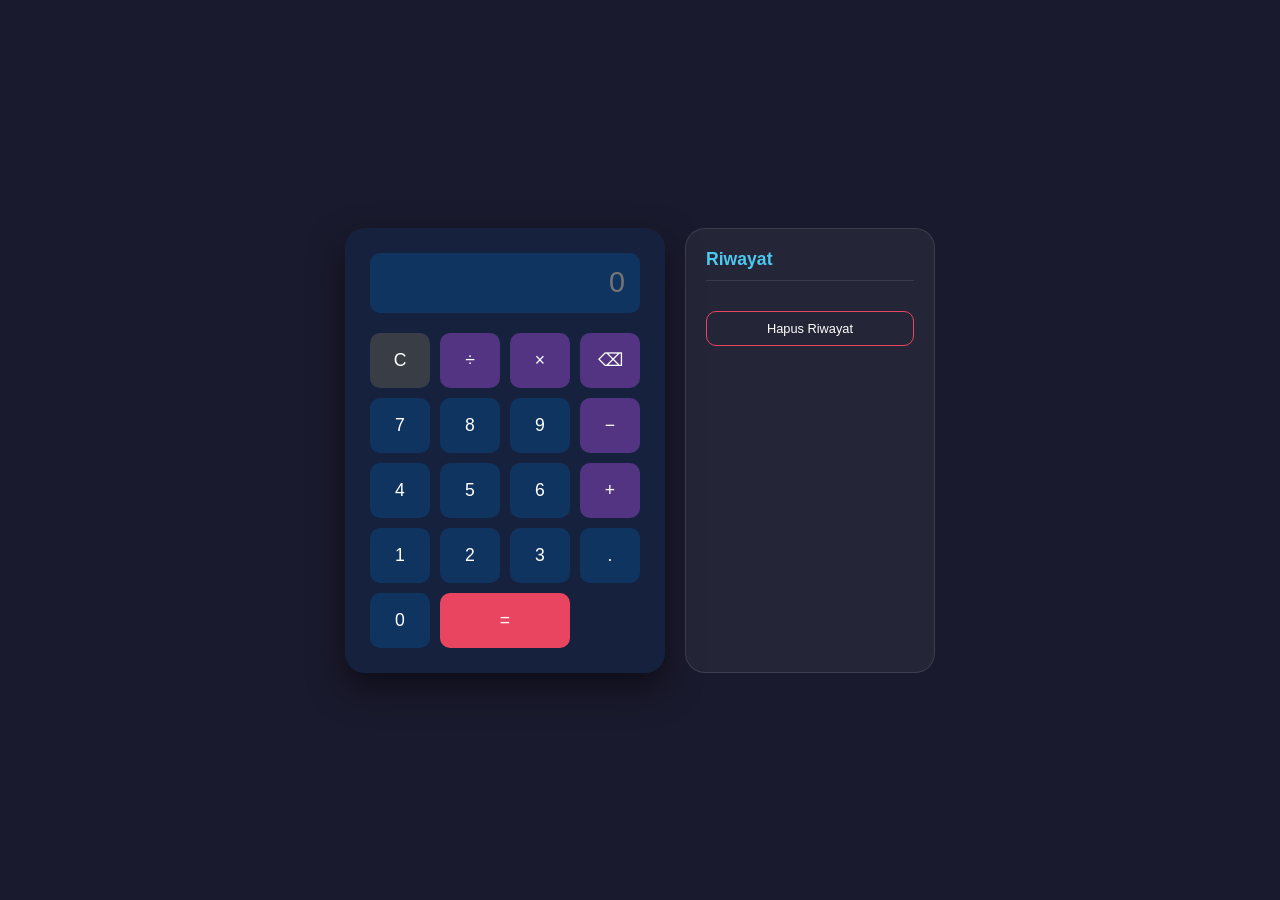
<file: kalkulator.html>
<!DOCTYPE html>
<html lang="id">
<head>
    <meta charset="UTF-8">
    <meta name="viewport" content="width=device-width, initial-scale=1.0">
    <title>Kalkulator || WWW.NGASAL.COM</title>
    <style>
        * {
            margin: 0;
            padding: 0;
            box-sizing: border-box;
            font-family: 'Segoe UI', sans-serif;
        }

        body {
            display: flex;
            justify-content: center;
            align-items: center;
            min-height: 100vh;
            background: #1a1a2e;
            color: white;
            padding: 20px;
        }

        /* Container utama untuk Kalkulator + Riwayat */
        .main-container {
            display: flex;
            gap: 20px;
            flex-wrap: wrap;
            justify-content: center;
        }

        .calculator {
            background: #16213e;
            padding: 25px;
            border-radius: 20px;
            box-shadow: 0 15px 35px rgba(0,0,0,0.5);
            width: 320px;
        }

        /* Panel Riwayat */
        .history-panel {
            background: rgba(255, 255, 255, 0.05);
            width: 250px;
            border-radius: 20px;
            padding: 20px;
            display: flex;
            flex-direction: column;
            border: 1px solid rgba(255, 255, 255, 0.1);
        }

        .history-panel h3 {
            font-size: 1.1rem;
            margin-bottom: 15px;
            color: #4cc9f0;
            border-bottom: 1px solid rgba(255, 255, 255, 0.1);
            padding-bottom: 10px;
        }

        #history-list {
            list-style: none;
            max-height: 300px;
            overflow-y: auto;
        }

        .history-item {
            font-size: 0.9rem;
            padding: 8px 0;
            border-bottom: 1px solid rgba(255, 255, 255, 0.05);
            color: #bdc3c7;
            cursor: pointer;
        }

        .history-item:hover { color: white; }

        /* Styling Kalkulator */
        #display {
            width: 100%;
            height: 60px;
            background: #0f3460;
            border: none;
            border-radius: 10px;
            margin-bottom: 20px;
            color: #4cc9f0;
            font-size: 1.8rem;
            text-align: right;
            padding: 10px 15px;
            outline: none;
        }

        .buttons {
            display: grid;
            grid-template-columns: repeat(4, 1fr);
            gap: 10px;
        }

        button {
            height: 55px;
            border-radius: 10px;
            border: none;
            background: #0f3460;
            color: white;
            font-size: 1.1rem;
            cursor: pointer;
            transition: 0.2s;
        }

        button:hover { background: #e94560; }

        .operator { background: #533483; }
        .equal { background: #e94560; grid-column: span 2; }
        .clear { background: #393e46; }

        /* Custom scrollbar untuk riwayat */
        #history-list::-webkit-scrollbar { width: 5px; }
        #history-list::-webkit-scrollbar-thumb { background: #4cc9f0; border-radius: 10px; }
    </style>
</head>
<body>

<div class="main-container">
    <!-- Kalkulator -->
    <div class="calculator">
        <input type="text" id="display" readonly placeholder="0">
        <div class="buttons">
            <button class="clear" onclick="clearDisplay()">C</button>
            <button class="operator" onclick="appendValue('/')">÷</button>
            <button class="operator" onclick="appendValue('*')">×</button>
            <button class="operator" onclick="deleteLast()">⌫</button>
            
            <button onclick="appendValue('7')">7</button>
            <button onclick="appendValue('8')">8</button>
            <button onclick="appendValue('9')">9</button>
            <button class="operator" onclick="appendValue('-')">−</button>
            
            <button onclick="appendValue('4')">4</button>
            <button onclick="appendValue('5')">5</button>
            <button onclick="appendValue('6')">6</button>
            <button class="operator" onclick="appendValue('+')">+</button>
            
            <button onclick="appendValue('1')">1</button>
            <button onclick="appendValue('2')">2</button>
            <button onclick="appendValue('3')">3</button>
            <button onclick="appendValue('.')">.</button>
            
            <button onclick="appendValue('0')">0</button>
            <button class="equal" onclick="calculate()">=</button>
        </div>
    </div>

    <!-- Riwayat -->
    <div class="history-panel">
        <h3>Riwayat</h3>
        <ul id="history-list">
            <!-- Data riwayat akan muncul di sini -->
        </ul>
        <button onclick="clearHistory()" style="margin-top: 15px; height: 35px; font-size: 0.8rem; background: transparent; border: 1px solid #e94560;">Hapus Riwayat</button>
    </div>
</div>

<script>
    const display = document.getElementById('display');
    const historyList = document.getElementById('history-list');

    function appendValue(value) {
        display.value += value;
    }

    function clearDisplay() {
        display.value = "";
    }

    function deleteLast() {
        display.value = display.value.slice(0, -1);
    }

    function calculate() {
        const expression = display.value;
        if (!expression) return;

        try {
            const result = new Function('return ' + expression)();
            
            // Tambahkan ke riwayat
            addHistory(expression, result);
            
            display.value = result;
        } catch (error) {
            display.value = "Error";
            setTimeout(clearDisplay, 1500);
        }
    }

    function addHistory(expr, res) {
        const li = document.createElement('li');
        li.className = 'history-item';
        li.innerHTML = `${expr} = <strong>${res}</strong>`;
        // Jika diklik, angka hasil masuk kembali ke display
        li.onclick = () => display.value = res;
        
        historyList.prepend(li); // Tambah yang terbaru di paling atas
    }

    function clearHistory() {
        historyList.innerHTML = "";
    }
</script>

</body>
</html>
</file>
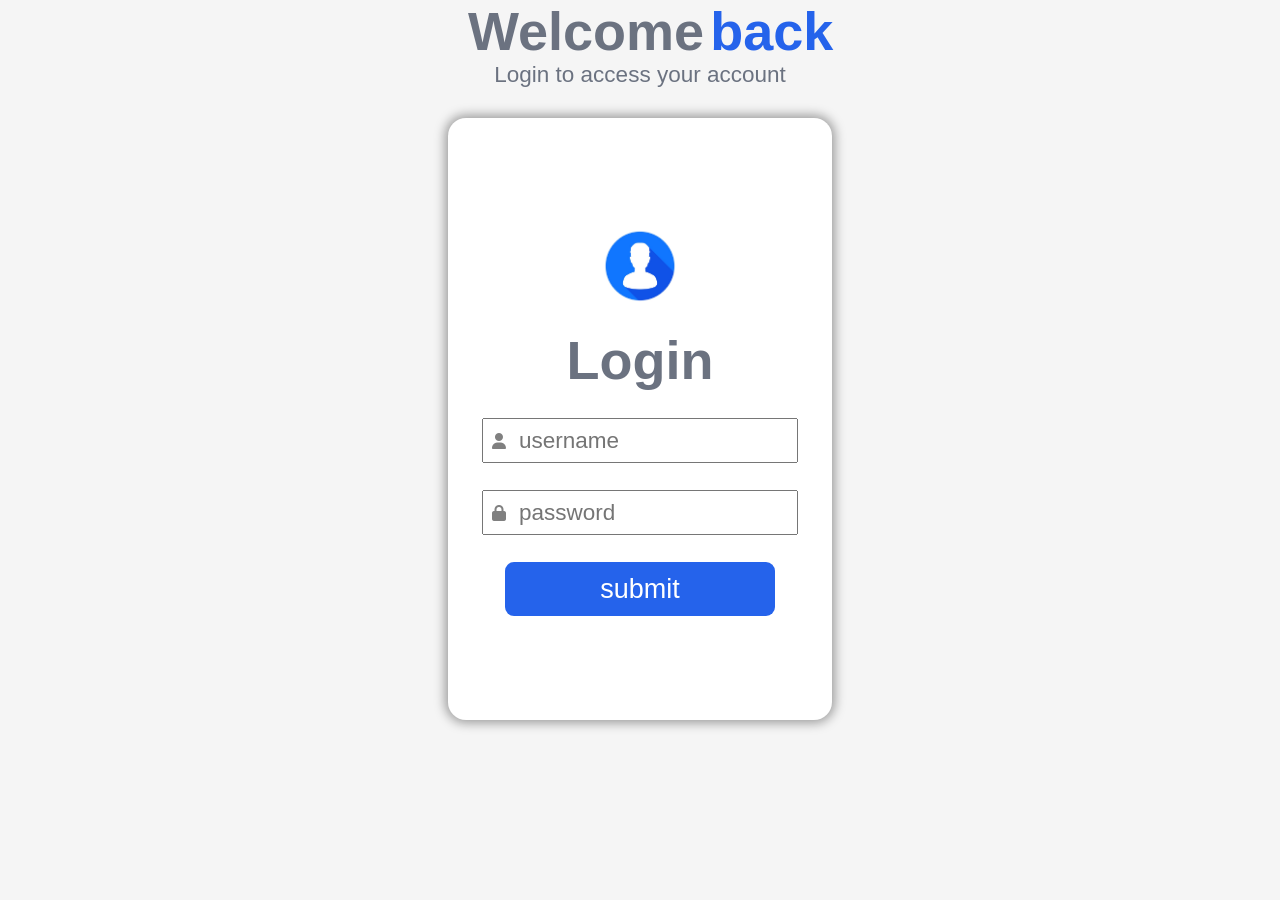
<file: login.html>
<!DOCTYPE html>
<html lang="en">
<head>
  <meta charset="UTF-8">
  <meta name="viewport" content="width=device-width, initial-scale=1.0">
  <meta http-equiv="X-UA-Compatible" content="ie=edge">
  <title>Login || WWW.MALAS.COM</title>
  <link rel="stylesheet" href="style.css">
  <link rel="stylesheet" href="https://cdnjs.cloudflare.com/ajax/libs/font-awesome/6.5.0/css/all.min.css">
  <script src="main.js"></script>
</head>
<body>
  <h1 class="h1-welcome">Welcome </h1>
  <p style="color:#6B7280; font-size:2.5vh; height:5vh;">Login to access your account </p>
  <br>
  <div class="main">
    <img src="jenal.jpg" >
    <br>
    <h1>Login</h1>
    <br>
    <div class="box-user">
    <i class="fa fa-user"></i>
    <input type="text" class="user" id="user" placeholder="username">
    </div>
    <br>
    <div class="box-pass">
    <i class="fa-solid fa-lock" ></i>
    <input type="password" class="pass" id="pass" placeholder="password">
    </div>
    <br>
    <button class="btn" id="btn" type="submit" onclick="login()">submit</button>
  </div>
</body>
</html>
</file>
<file: style.css>
*,
html {
  margin:0;
  padding:0;
}
body{
  display:flex;
  flex-direction: column;
  justify-content: center;
  align-items:center;
  height:80vh;
  background-color: #F5F5F5;
    font-family: Arial, Helvetica, sans-serif;
  font-style:arial;
}
.h1-welcome {
    color:#6B7280;
    font-size:6vh;
    position:relative;
    z-index: 1;
    right:6vh;
    height:8vh;
  
}

.h1-welcome::after {
  content:"back";
  color:#2563EB;
  position: absolute;
  z-index: -1;
  transform: translatex(5%);
}
img {
  width:10vh;
  height:10vh;
  border-radius:50%;
}
.main {
  display: flex;
  justify-content: center;
  align-items: center;
  flex-direction: column;
  width:30%;
  height:100%;
  border-radius:2vh;
  font-family: Arial, Helvetica, sans-serif;
  font-style:arial;
  box-shadow: 0px 0px 11px 3px rgba(0, 0, 0, 0.37);
  background-color: white;
  top:20vh;
}
.main h1 {
  font-size:6vh;
  color:#6B7280;
  margin-bottom:1vh;
}
.box-user {
  position: relative;
  margin-bottom:1vh;
}
.box-user i {
  position: absolute;
  left: 10px;
  top: 50%;
  transform: translateY(-50%);
  color: gray;
}
.box-pass {
  position: relative;
  margin-bottom:1vh;
}
.box-pass i {
  position: absolute;
  left: 10px;
  top: 50%;
  transform: translateY(-50%);
  color: gray;
}
#user {
  width:30vh;
  height:3vh;
  font-size:2.5vh;
    color:#555;
    padding: 7px 7px 7px 35px; 
}
#pass {
  width:30vh;
  height:3vh;
  font-size:2.5vh;
  color:#555;
  padding: 7px 7px 7px 35px; 
}
.btn {
  width:30vh;
  height:6vh;
  font-size:3vh;
  background-color: #2563EB;
  border:none;
  outline: none;
  border-radius:1vh;
  color:white;
}
.btn:hover {
  background-color: hsl(239.5,90.5%,62%);
}
@media(max-width:1000px){
  .main {
    width:80%;
    height:60%;
  }
}
</file>
